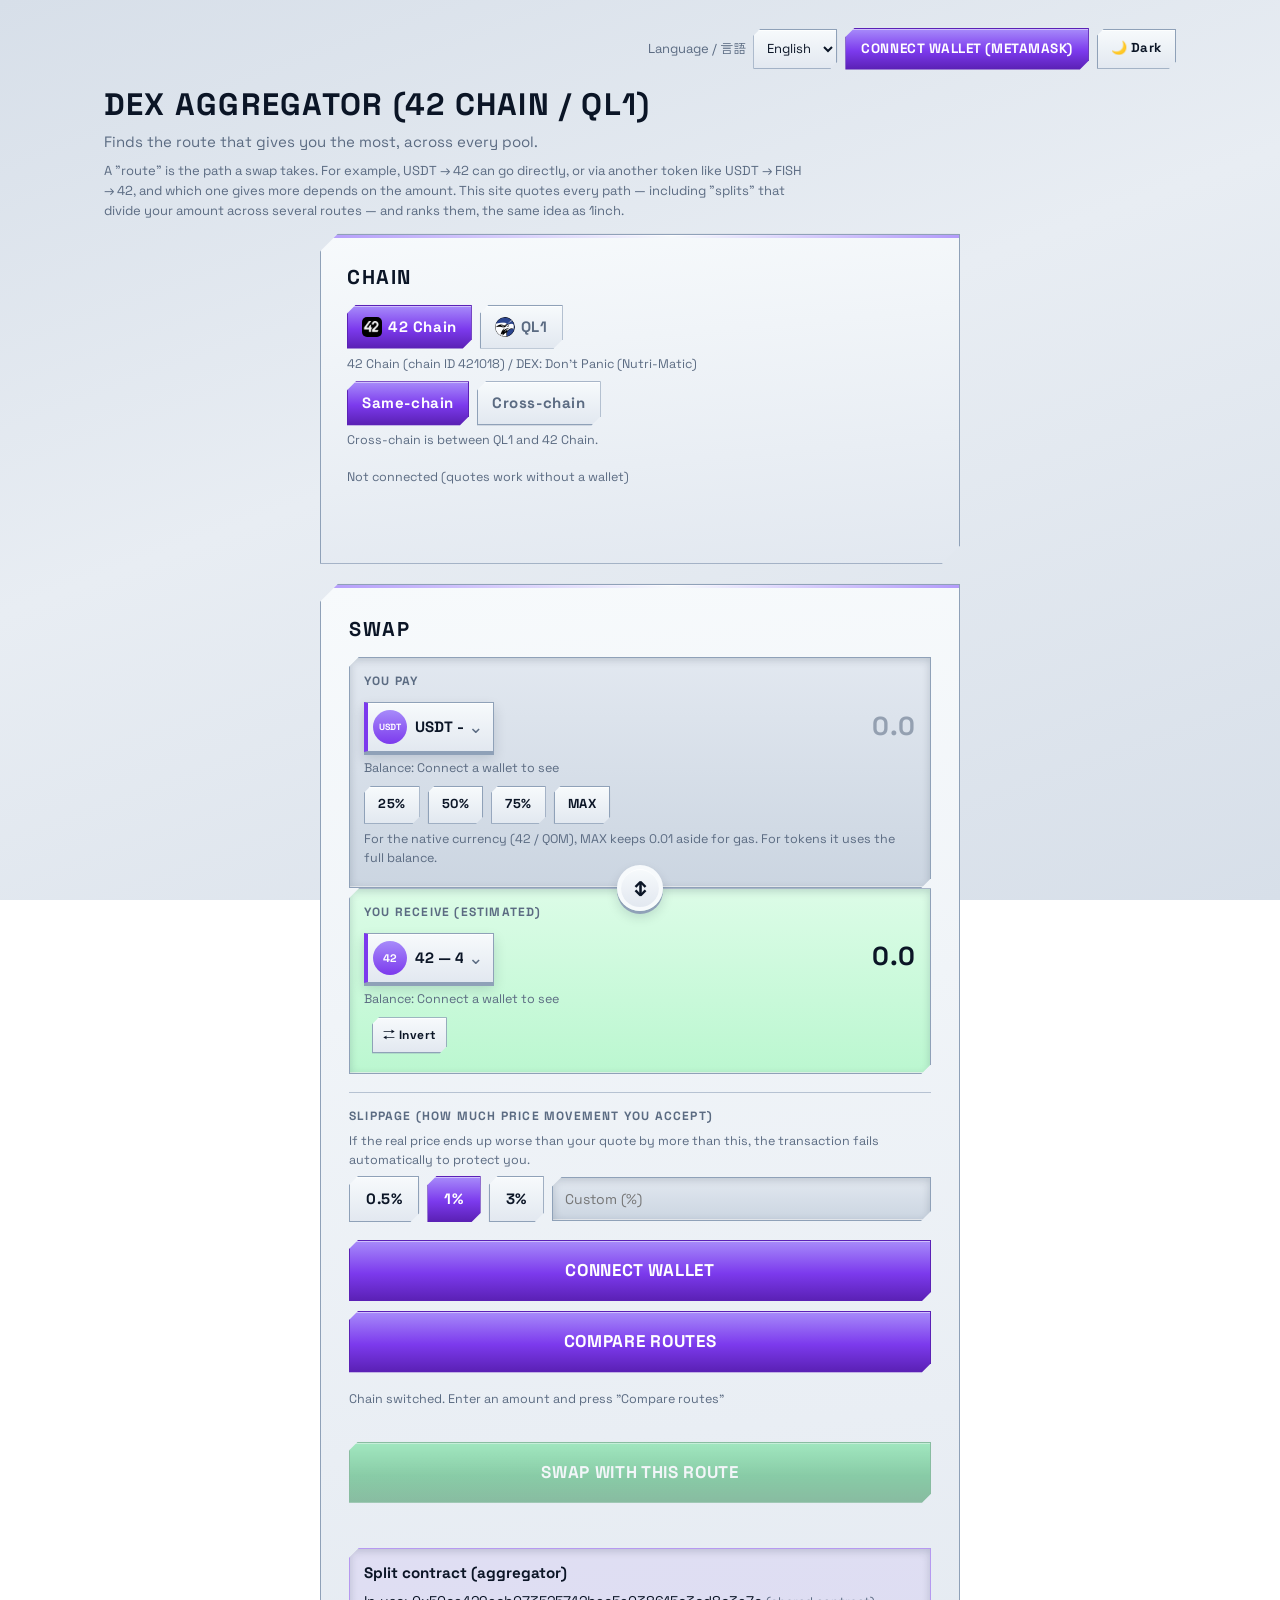
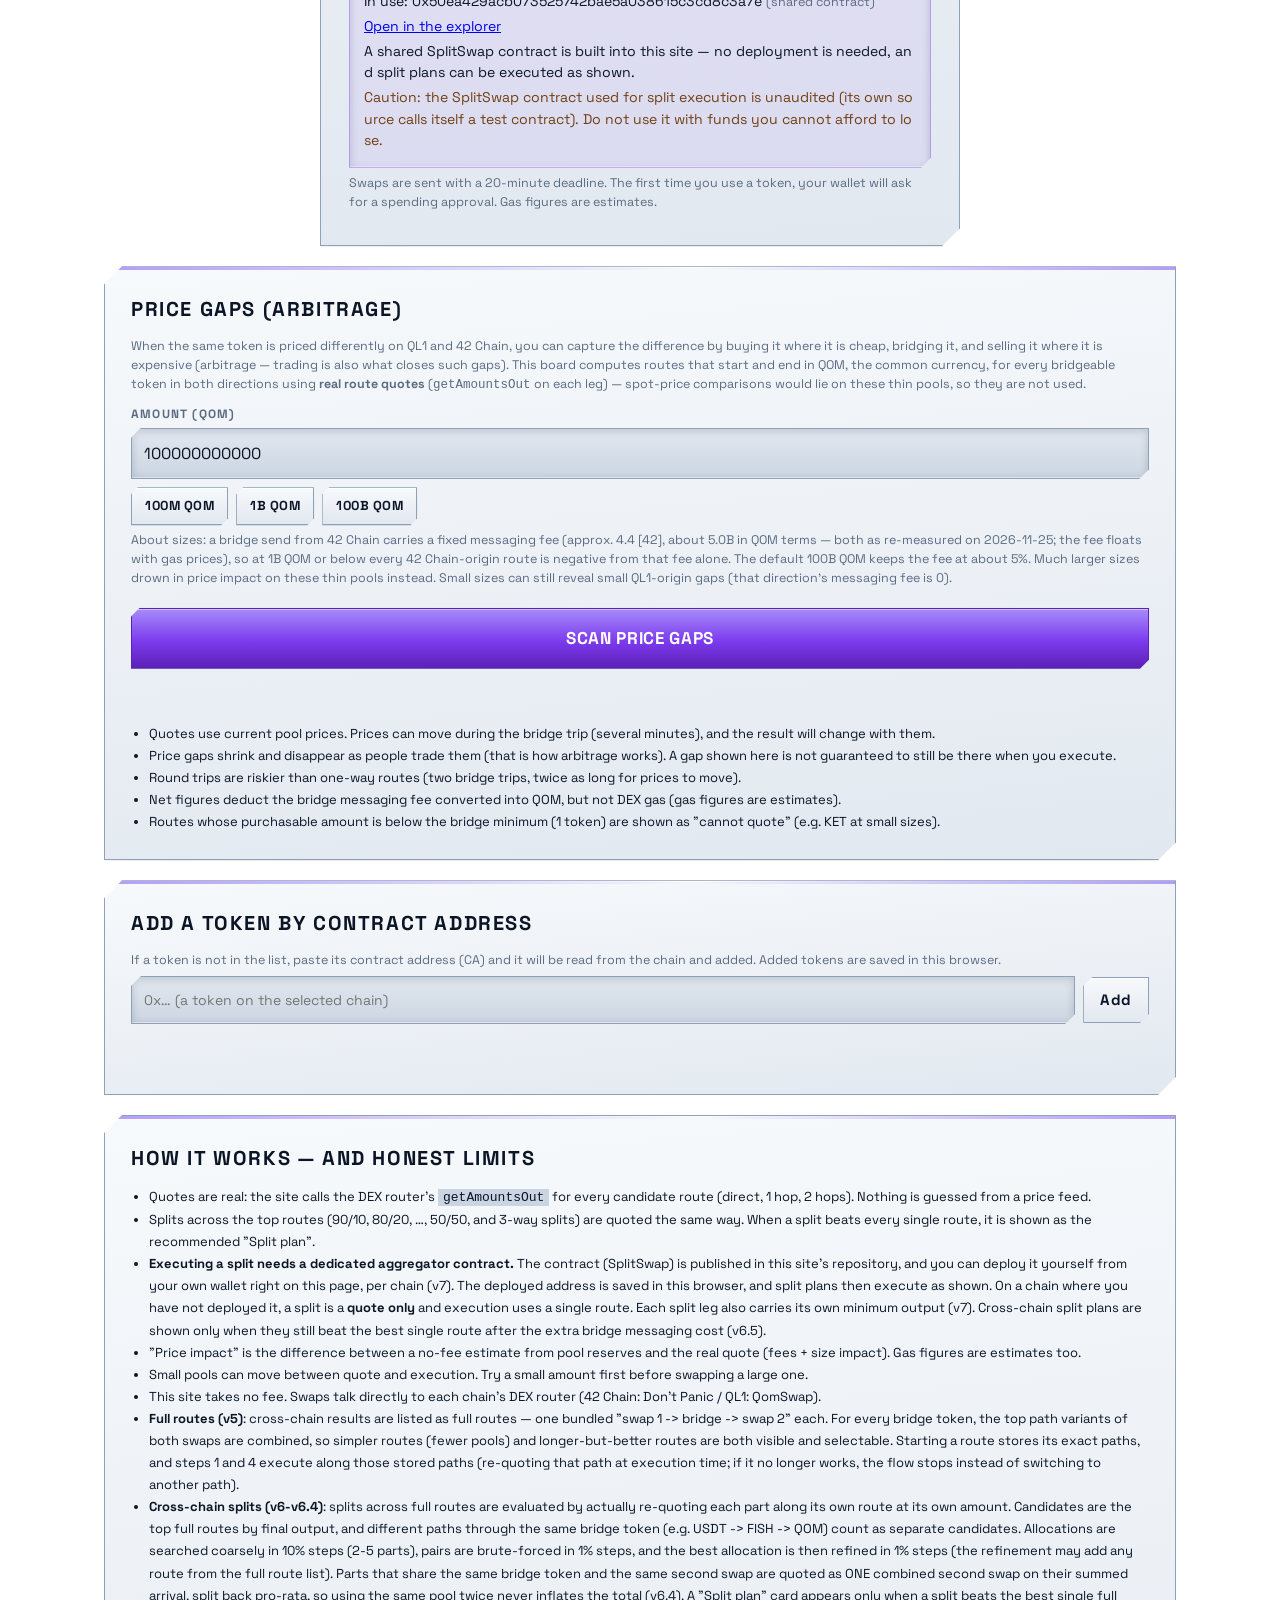
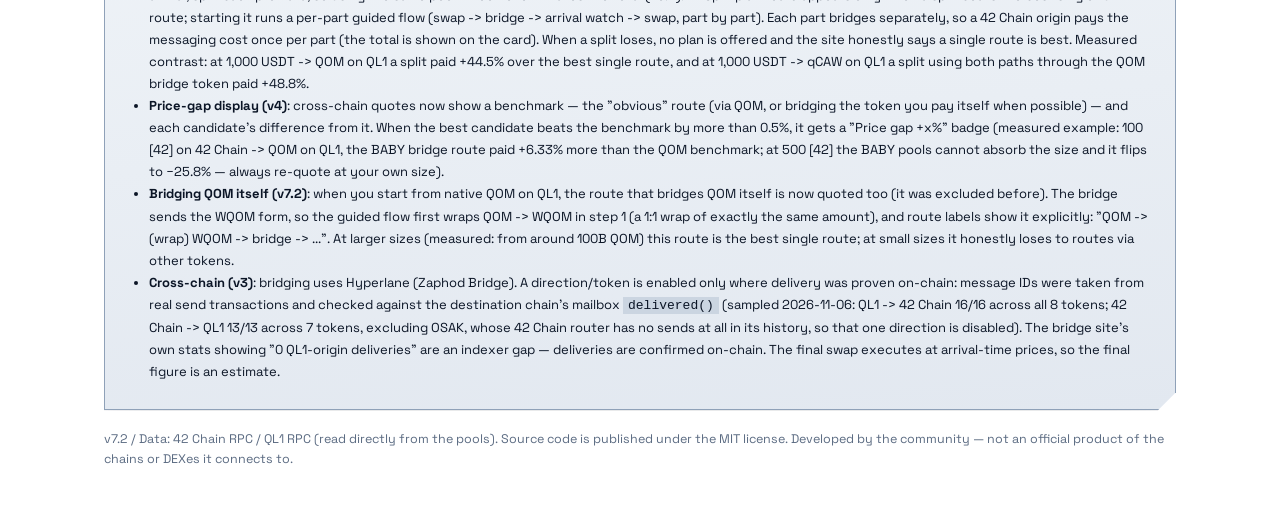
<file: docs/index.html>
<!DOCTYPE html>
<html lang="en">
<head>
<meta charset="utf-8">
<meta name="viewport" content="width=device-width, initial-scale=1">
<title>DEX Aggregator (42 Chain / QL1)</title>
<meta name="description" content="Compare every route — direct, multi-hop and split — across 42 Chain (Infinite) and QL1, and swap with the plan that pays the most.">
<script>(function(){try{var t=localStorage.getItem('guppy-theme');document.documentElement.dataset.theme=(t==='dark'?'dark':'light');}catch(e){document.documentElement.dataset.theme='light';}})();</script>
<link rel="stylesheet" href="style.css?v=10">
<script>
/* Language gate (v6.3): a saved choice (dexagg_lang = "ja") goes to the
   Japanese page; anything else — including no saved choice — defaults to
   English. The language can be changed later with the selector in each
   page's header. */
(function () {
  var lang = null;
  try { lang = localStorage.getItem("dexagg_lang"); } catch (e) { /* storage unavailable: default English */ }
  location.replace(lang === "ja" ? "ja.html" : "en.html");
})();
</script>
</head>
<body>
<header>
  <h1>DEX Aggregator (42 Chain / QL1)</h1>
  <p class="sub">Choose your language / 言語を選んでください</p>
  <p class="sub"><a href="en.html">English</a> ・ <a href="ja.html">日本語</a></p>
  <noscript><p class="sub">JavaScript is disabled — please use the links above. / JavaScript が無効です。上のリンクからお進みください。</p></noscript>
</header>
</body>
</html>
</file>
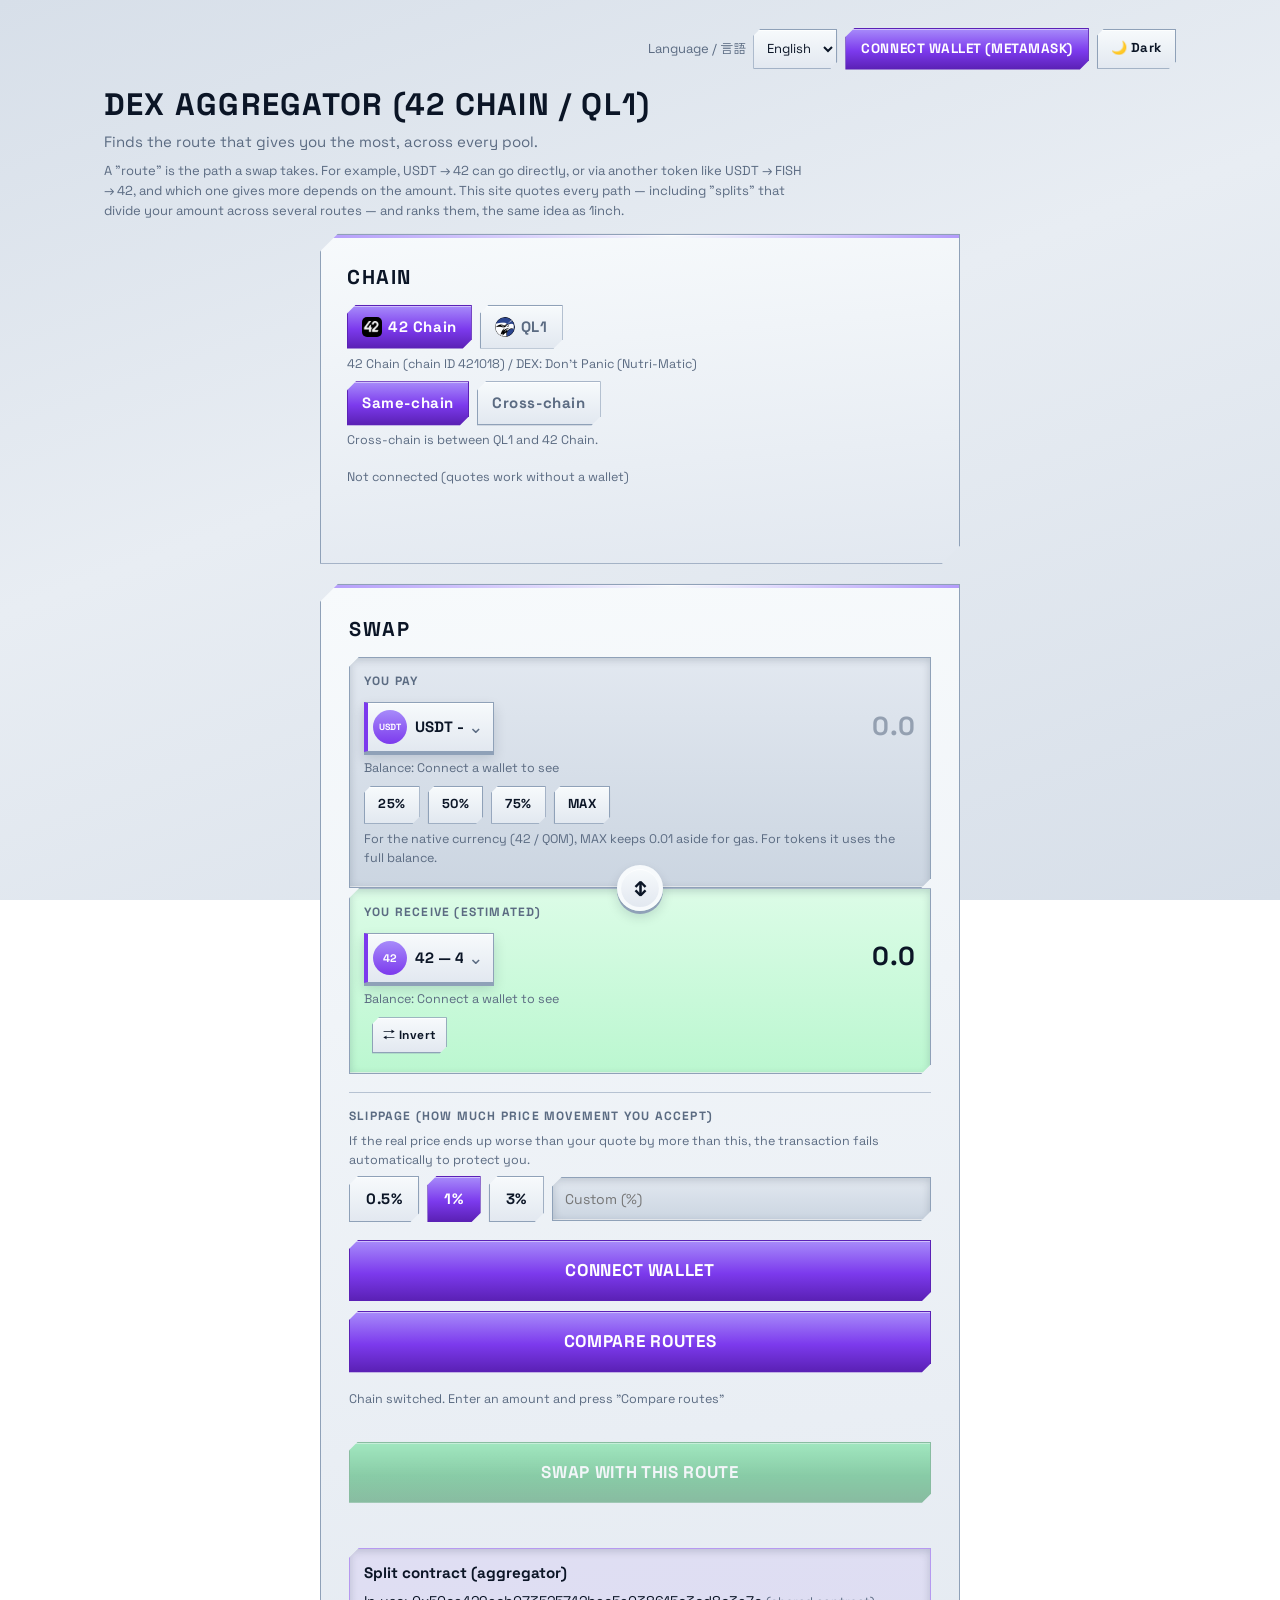
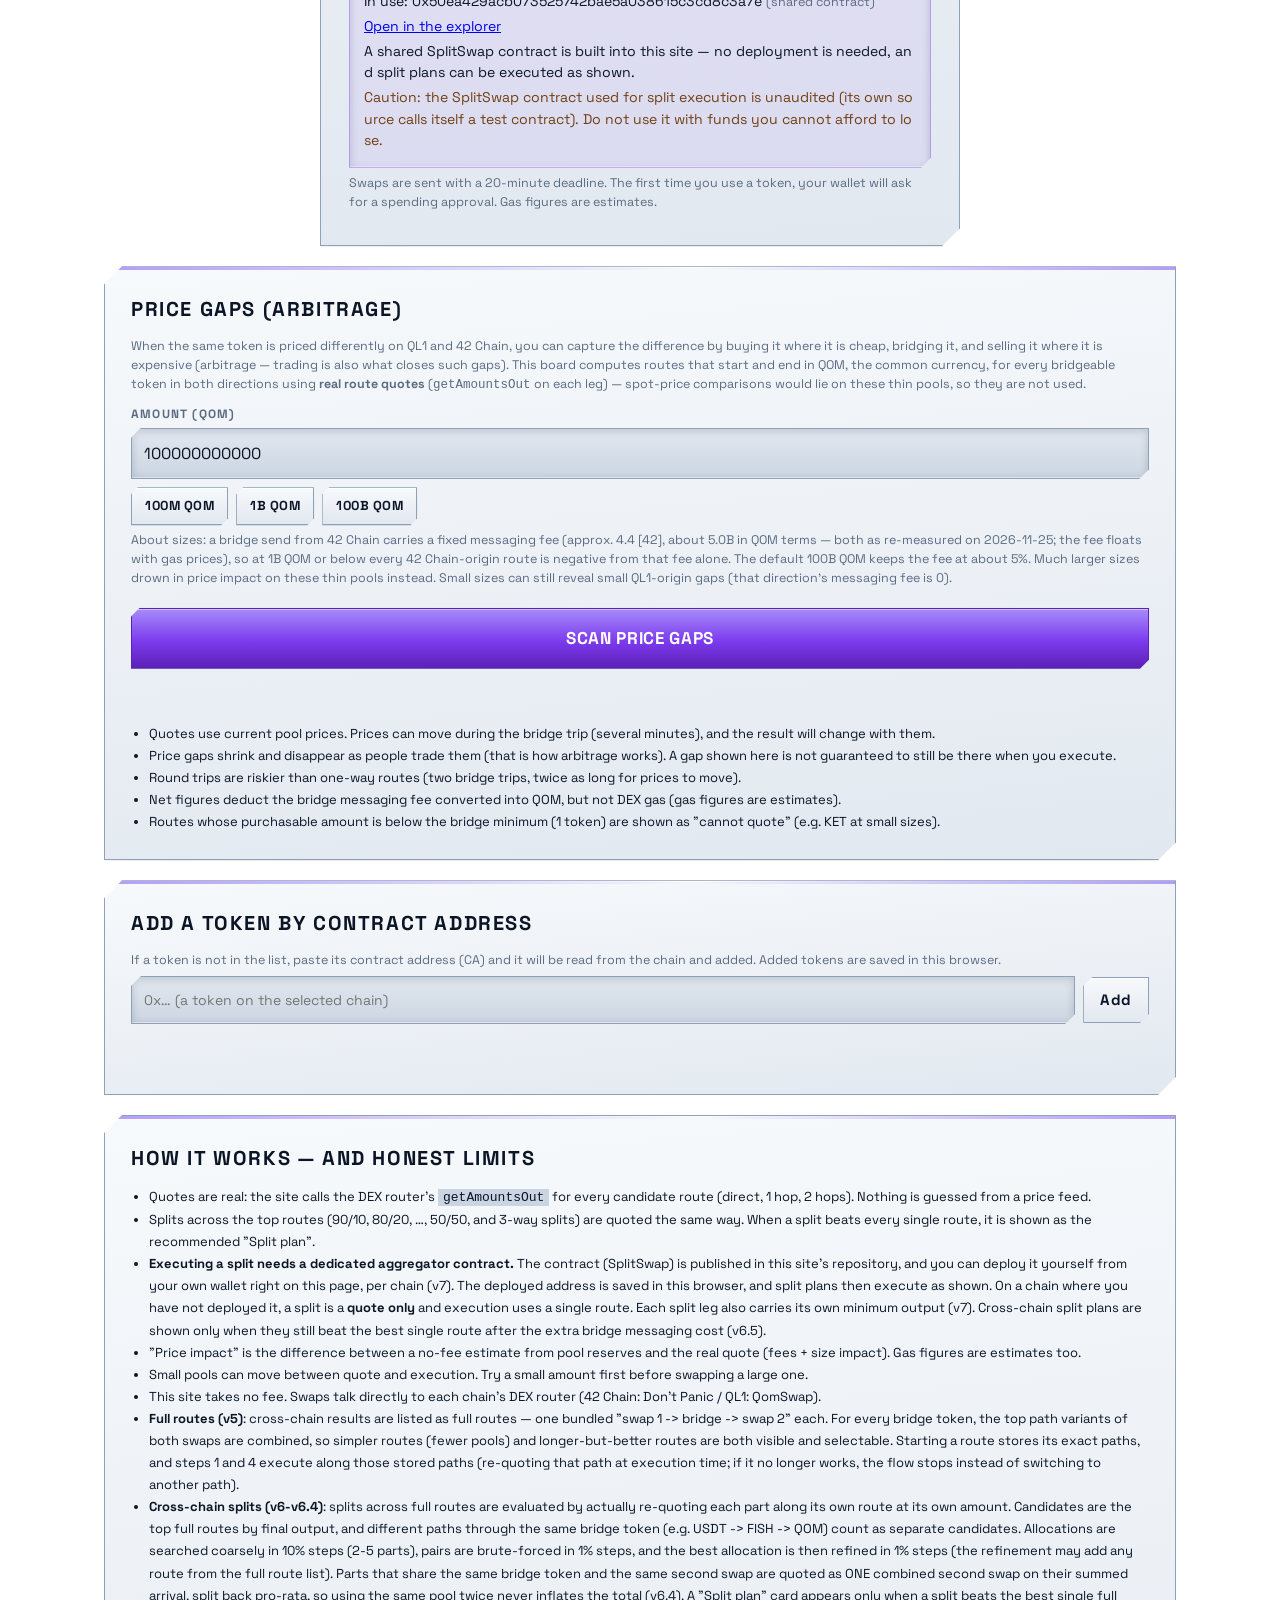
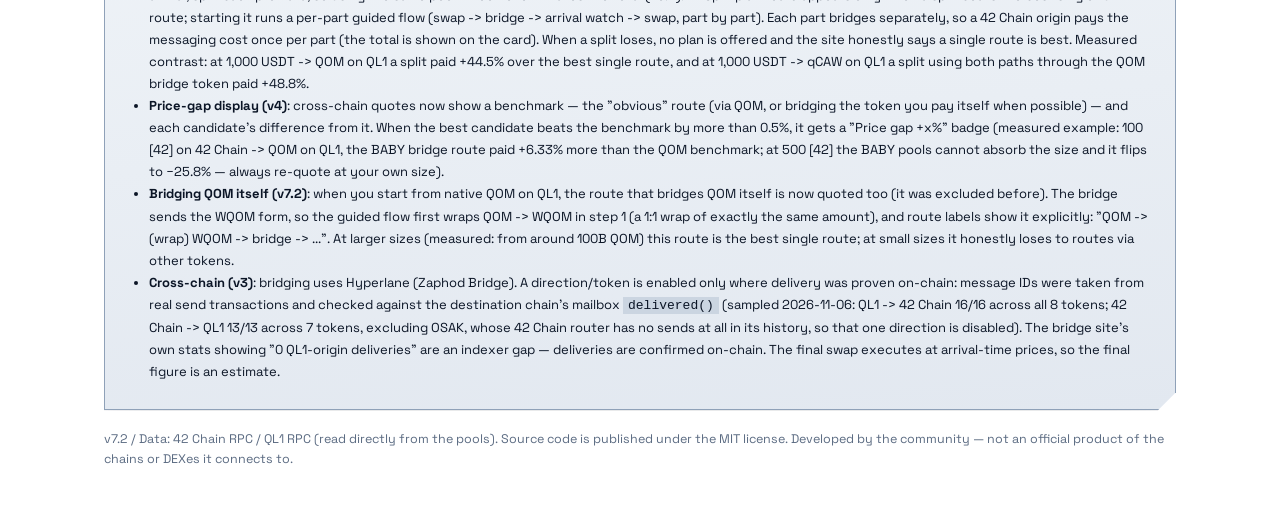
<file: docs/en.html>
<!DOCTYPE html>
<html lang="en">
<head>
<meta charset="utf-8">
<meta name="viewport" content="width=device-width, initial-scale=1">
<title>DEX Aggregator (42 Chain / QL1)</title>
<meta name="description" content="Compare direct, multi-hop and split routes across all pools on 42 Chain (Infinite) and QL1, and swap along the plan that gives you the most.">
<script>(function(){try{var t=localStorage.getItem('guppy-theme');document.documentElement.dataset.theme=(t==='dark'?'dark':'light');}catch(e){document.documentElement.dataset.theme='light';}})();</script>
<link rel="preconnect" href="https://fonts.googleapis.com">
<link rel="preconnect" href="https://fonts.gstatic.com" crossorigin>
<link href="https://fonts.googleapis.com/css2?family=Space+Grotesk:wght@500;600;700&family=Zen+Kaku+Gothic+New:wght@500;700;900&display=swap" rel="stylesheet">
<link rel="stylesheet" href="style.css?v=11">
</head>
<body>
<header>
  <div class="top-actions"><div class="lang-switch"><label>Language / 言語 <select id="langSel"><option value="en" selected>English</option><option value="ja">日本語</option></select></label></div><button id="connectBtn" type="button" class="header-connect">Connect wallet (MetaMask)</button><button id="themeToggle" type="button" class="theme-toggle" aria-label="Toggle background theme">🌙 Dark</button></div>
  <h1>DEX Aggregator (42 Chain / QL1)</h1>
  <p class="sub">Finds the route that gives you the most, across every pool.</p>
  <p class="sub small">A "route" is the path a swap takes. For example, USDT → 42 can go directly, or via another token like USDT → FISH → 42, and which one gives more depends on the amount. This site quotes every path — including "splits" that divide your amount across several routes — and ranks them, the same idea as 1inch.</p>
</header>
<main class="layout">

<section class="panel">
  <h2>Chain</h2>
  <div class="chain-row">
    <button id="chainInf" type="button" class="chain-btn active"><img class="chain-mark sq" src="img/chain-42.jpg" alt="">42 Chain</button>
    <button id="chainQl1" type="button" class="chain-btn"><img class="chain-mark" src="img/chain-ql1.jpg" alt="">QL1</button>
  </div>
  <p id="chainNote" class="count"></p>
  <div class="chain-row" style="margin-top:8px">
    <button id="modeSame" type="button" class="chain-btn active">Same-chain</button>
    <button id="modeCross" type="button" class="chain-btn">Cross-chain</button>
  </div>
  <p id="modeNote" class="count">Cross-chain is between QL1 and 42 Chain.</p>
  <div class="connect-row account-row">
    <span id="accountLine" class="count">Not connected (quotes work without a wallet)</span>
  </div>
  <p id="status" class="status"></p>
</section>

<section class="panel swap-panel" id="swapPanel">
  <h2>Swap</h2>

  <div class="pay-box">
    <div class="pay-label">You pay</div>
    <div class="pay-row">
      <div class="token-select-wrap"><span id="fromTokenBadge" class="token-badge" aria-hidden="true">USDT</span><select id="fromToken" aria-label="Token you pay"></select></div>
      <input id="amountIn" type="text" inputmode="decimal" autocomplete="off" placeholder="0.0" aria-label="Amount">
    </div>
    <p id="fromBalance" class="count"></p>
    <div class="chips">
      <button type="button" class="chip" data-pct="25">25%</button>
      <button type="button" class="chip" data-pct="50">50%</button>
      <button type="button" class="chip" data-pct="75">75%</button>
      <button type="button" class="chip" data-pct="MAX">MAX</button>
    </div>
    <p class="count">For the native currency (42 / QOM), MAX keeps 0.01 aside for gas. For tokens it uses the full balance.</p>
  </div>

  <div class="flip-row"><button id="flipBtn" type="button" aria-label="Flip tokens">↓↑ Flip</button></div>

  <div class="pay-box receive">
    <div class="pay-label">You receive (estimated)</div>
    <div class="pay-row">
      <div class="token-select-wrap"><span id="toTokenBadge" class="token-badge" aria-hidden="true">42</span><select id="toToken" aria-label="Token you receive"></select></div>
      <div id="receiveOut" class="receive-out">0.0</div>
    </div>
    <p id="toBalance" class="count"></p>
    <p class="rate-row"><span id="rateLine"></span> <button id="rateInvertBtn" type="button" class="mini-btn" title="Invert rate">⇄ Invert</button></p>
    <p id="gasLine" class="count"></p>
  </div>

  <div class="slip">
    <div class="slip-label">Slippage (how much price movement you accept)</div>
    <p class="count">If the real price ends up worse than your quote by more than this, the transaction fails automatically to protect you.</p>
    <div class="slip-row">
      <button type="button" class="slip-btn" data-val="0.5">0.5%</button>
      <button type="button" class="slip-btn active" data-val="1">1%</button>
      <button type="button" class="slip-btn" data-val="3">3%</button>
      <input id="slipCustom" type="text" inputmode="decimal" placeholder="Custom (%)">
    </div>
  </div>

  <button id="connectBtnMain" type="button" class="big connect-cta">Connect wallet</button>
  <button id="quoteBtn" type="button" class="big">Compare routes</button>
  <div id="planArea"></div>
  <div id="routeList" class="route-list"></div>
  <p id="splitNote" class="split-note"></p>
  <p id="minLine" class="count"></p>
  <button id="swapBtn" type="button" class="big swap" disabled>Swap with this route</button>
  <p id="txResult" class="status"></p>
  <div id="aggArea" class="agg-area"></div>
  <p class="count">Swaps are sent with a 20-minute deadline. The first time you use a token, your wallet will ask for a spending approval. Gas figures are estimates.</p>
</section>

<section class="panel" id="crossPanel" style="display:none">
  <h2>Cross-chain swap (QL1 &lt;-&gt; 42 Chain)</h2>
  <p class="count">Swap into a token on the other chain. The flow has 4 steps — swap, bridge send, wait for arrival, final swap — and you confirm (sign) each step yourself. Nothing is sent automatically. Progress is saved in this browser, so you can close the page and resume.</p>
  <div class="fld">
    <span>Source chain -&gt; destination chain</span>
    <div class="chain-row" style="margin-top:6px">
      <button id="xSrcQl1" type="button" class="chain-btn active"><img class="chain-mark" src="img/chain-ql1.jpg" alt="">From QL1</button>
      <button id="xSrcInf" type="button" class="chain-btn"><img class="chain-mark sq" src="img/chain-42.jpg" alt="">From 42 Chain</button>
      <span class="count">-&gt; <img id="xDstMark" class="chain-mark sq" src="img/chain-42.jpg" alt=""><b id="xDstLabel">42 Chain</b></span>
    </div>
  </div>
  <label class="fld">Token you pay (on the source chain)
    <span class="token-select-wrap token-select-wrap--field"><span id="xFromTokenBadge" class="token-badge" aria-hidden="true">QSWAP</span><select id="xFromToken" aria-label="Token you pay (cross-chain)"></select></span>
  </label>
  <p id="xFromBalance" class="count"></p>
  <label class="fld">Amount
    <input id="xAmount" type="text" inputmode="decimal" autocomplete="off" placeholder="0.0" aria-label="Amount (cross-chain)">
  </label>
  <label class="fld">Token you receive (on the destination chain)
    <span class="token-select-wrap token-select-wrap--field"><span id="xToTokenBadge" class="token-badge" aria-hidden="true">FISH</span><select id="xToToken" aria-label="Token you receive (cross-chain)"></select></span>
  </label>
  <button id="xQuoteBtn" type="button" class="big">Compare cross-chain</button>
  <p id="xStatus" class="status"></p>
  <div id="xCandidates" class="route-list"></div>
  <div id="xFlow"></div>
  <button id="xAbandon" type="button" style="display:none;margin-top:10px">Abandon (clear progress)</button>
  <p class="count">Only tokens with verified bridge deliveries can be used as the bridge token (QOM / BABY / CAW / FATHER / HAWK / KET / O / OSAK — except OSAK from 42 Chain to QL1, where no sends could be verified). <b>Any token with a working bridge connection can be used as the bridge token</b> — the mechanism does not differ per token. For each bridge token, the combinations of swap paths (full routes) are all listed, so you can see why a longer route pays more and what a simpler route would pay, and choose for yourself. Splits across full routes are quoted too, and a split plan card is shown only when a split actually beats the best single route (each part bridges separately, so the 42 Chain messaging cost is charged once per part). The bridge fee is 0. Sending from 42 Chain also costs a messaging fee (approx. 4.4 [42] when re-measured on 2026-11-25; it floats with gas prices and is re-fetched at send time); sending from QL1 measured 0. Arrival can take several minutes (one measured case took about 5 minutes).</p>
</section>

<section class="panel" id="arbPanel">
  <h2>Price gaps (arbitrage)</h2>
  <p class="count">When the same token is priced differently on QL1 and 42 Chain, you can capture the difference by buying it where it is cheap, bridging it, and selling it where it is expensive (arbitrage — trading is also what closes such gaps). This board computes routes that start and end in QOM, the common currency, for every bridgeable token in both directions using <b>real route quotes</b> (<code>getAmountsOut</code> on each leg) — spot-price comparisons would lie on these thin pools, so they are not used.</p>
  <label class="fld">Amount (QOM)
    <input id="arbAmount" type="text" inputmode="decimal" autocomplete="off" value="100000000000" aria-label="Amount (QOM)">
  </label>
  <div class="chips">
    <button type="button" class="chip arb-chip" data-amt="100000000">100M QOM</button>
    <button type="button" class="chip arb-chip" data-amt="1000000000">1B QOM</button>
    <button type="button" class="chip arb-chip" data-amt="100000000000">100B QOM</button>
  </div>
  <p class="count">About sizes: a bridge send from 42 Chain carries a fixed messaging fee (approx. 4.4 [42], about 5.0B in QOM terms — both as re-measured on 2026-11-25; the fee floats with gas prices), so at 1B QOM or below every 42 Chain-origin route is negative from that fee alone. The default 100B QOM keeps the fee at about 5%. Much larger sizes drown in price impact on these thin pools instead. Small sizes can still reveal small QL1-origin gaps (that direction's messaging fee is 0).</p>
  <button id="arbScanBtn" type="button" class="big">Scan price gaps</button>
  <p id="arbStatus" class="status"></p>
  <div id="arbBoard" class="route-list"></div>
  <ul class="notes" style="margin-top:10px">
    <li>Quotes use current pool prices. Prices can move during the bridge trip (several minutes), and the result will change with them.</li>
    <li>Price gaps shrink and disappear as people trade them (that is how arbitrage works). A gap shown here is not guaranteed to still be there when you execute.</li>
    <li>Round trips are riskier than one-way routes (two bridge trips, twice as long for prices to move).</li>
    <li>Net figures deduct the bridge messaging fee converted into QOM, but not DEX gas (gas figures are estimates).</li>
    <li>Routes whose purchasable amount is below the bridge minimum (1 token) are shown as "cannot quote" (e.g. KET at small sizes).</li>
  </ul>
</section>

<section class="panel" id="caPanel">
  <h2>Add a token by contract address</h2>
  <p class="count">If a token is not in the list, paste its contract address (CA) and it will be read from the chain and added. Added tokens are saved in this browser.</p>
  <div class="ca-row">
    <input id="caInput" type="text" placeholder="0x… (a token on the selected chain)" autocomplete="off" spellcheck="false">
    <button id="caAddBtn" type="button">Add</button>
  </div>
  <p id="caMsg" class="status"></p>
</section>

<section class="panel">
  <h2>How it works — and honest limits</h2>
  <ul class="notes">
    <li>Quotes are real: the site calls the DEX router's <code>getAmountsOut</code> for every candidate route (direct, 1 hop, 2 hops). Nothing is guessed from a price feed.</li>
    <li>Splits across the top routes (90/10, 80/20, …, 50/50, and 3-way splits) are quoted the same way. When a split beats every single route, it is shown as the recommended "Split plan".</li>
    <li><b>Executing a split needs a dedicated aggregator contract.</b> The contract (SplitSwap) is published in this site's repository, and you can deploy it yourself from your own wallet right on this page, per chain (v7). The deployed address is saved in this browser, and split plans then execute as shown. On a chain where you have not deployed it, a split is a <b>quote only</b> and execution uses a single route. Each split leg also carries its own minimum output (v7). Cross-chain split plans are shown only when they still beat the best single route after the extra bridge messaging cost (v6.5).</li>
    <li>"Price impact" is the difference between a no-fee estimate from pool reserves and the real quote (fees + size impact). Gas figures are estimates too.</li>
    <li>Small pools can move between quote and execution. Try a small amount first before swapping a large one.</li>
    <li>This site takes no fee. Swaps talk directly to each chain's DEX router (42 Chain: Don't Panic / QL1: QomSwap).</li>
    <li><b>Full routes (v5)</b>: cross-chain results are listed as full routes — one bundled "swap 1 -&gt; bridge -&gt; swap 2" each. For every bridge token, the top path variants of both swaps are combined, so simpler routes (fewer pools) and longer-but-better routes are both visible and selectable. Starting a route stores its exact paths, and steps 1 and 4 execute along those stored paths (re-quoting that path at execution time; if it no longer works, the flow stops instead of switching to another path).</li>
    <li><b>Cross-chain splits (v6-v6.4)</b>: splits across full routes are evaluated by actually re-quoting each part along its own route at its own amount. Candidates are the top full routes by final output, and different paths through the same bridge token (e.g. USDT -&gt; FISH -&gt; QOM) count as separate candidates. Allocations are searched coarsely in 10% steps (2-5 parts), pairs are brute-forced in 1% steps, and the best allocation is then refined in 1% steps (the refinement may add any route from the full route list). Parts that share the same bridge token and the same second swap are quoted as ONE combined second swap on their summed arrival, split back pro-rata, so using the same pool twice never inflates the total (v6.4). A "Split plan" card appears only when a split beats the best single full route; starting it runs a per-part guided flow (swap -&gt; bridge -&gt; arrival watch -&gt; swap, part by part). Each part bridges separately, so a 42 Chain origin pays the messaging cost once per part (the total is shown on the card). When a split loses, no plan is offered and the site honestly says a single route is best. Measured contrast: at 1,000 USDT -&gt; QOM on QL1 a split paid +44.5% over the best single route, and at 1,000 USDT -&gt; qCAW on QL1 a split using both paths through the QOM bridge token paid +48.8%.</li>
    <li><b>Price-gap display (v4)</b>: cross-chain quotes now show a benchmark — the "obvious" route (via QOM, or bridging the token you pay itself when possible) — and each candidate's difference from it. When the best candidate beats the benchmark by more than 0.5%, it gets a "Price gap +x%" badge (measured example: 100 [42] on 42 Chain -&gt; QOM on QL1, the BABY bridge route paid +6.33% more than the QOM benchmark; at 500 [42] the BABY pools cannot absorb the size and it flips to −25.8% — always re-quote at your own size).</li>
    <li><b>Bridging QOM itself (v7.2)</b>: when you start from native QOM on QL1, the route that bridges QOM itself is now quoted too (it was excluded before). The bridge sends the WQOM form, so the guided flow first wraps QOM -&gt; WQOM in step 1 (a 1:1 wrap of exactly the same amount), and route labels show it explicitly: "QOM -&gt; (wrap) WQOM -&gt; bridge -&gt; ...". At larger sizes (measured: from around 100B QOM) this route is the best single route; at small sizes it honestly loses to routes via other tokens.</li>
    <li><b>Cross-chain (v3)</b>: bridging uses Hyperlane (Zaphod Bridge). A direction/token is enabled only where delivery was proven on-chain: message IDs were taken from real send transactions and checked against the destination chain's mailbox <code>delivered()</code> (sampled 2026-11-06: QL1 -&gt; 42 Chain 16/16 across all 8 tokens; 42 Chain -&gt; QL1 13/13 across 7 tokens, excluding OSAK, whose 42 Chain router has no sends at all in its history, so that one direction is disabled). The bridge site's own stats showing "0 QL1-origin deliveries" are an indexer gap — deliveries are confirmed on-chain. The final swap executes at arrival-time prices, so the final figure is an estimate.</li>
  </ul>
</section>

</main>
<footer>
  <p>v7.2 / Data: 42 Chain RPC / QL1 RPC (read directly from the pools). Source code is published under the MIT license. Developed by the community — not an official product of the chains or DEXes it connects to.</p>
</footer>

<dialog id="connDlg">
  <h3 id="connTitle">Wallet connected</h3>
  <p class="conn-addr" id="connAddr">—</p>
  <div class="conn-row">
    <button id="disconnectBtn" type="button" class="danger">Disconnect</button>
    <button id="connClose" type="button" aria-label="Close">✕</button>
  </div>
</dialog>

<script>
(function(){
  var btn=document.getElementById('themeToggle'); if(!btn) return;
  var isJa=(document.documentElement.lang||'').indexOf('ja')===0;
  function label(){ var d=document.documentElement.dataset.theme==='dark'; btn.textContent=d?(isJa?'\u2600\uFE0F \u767D\u80CC\u666F':'\u2600\uFE0F Light'):(isJa?'\uD83C\uDF19 \u9ED2\u80CC\u666F':'\uD83C\uDF19 Dark'); }
  label();
  btn.addEventListener('click',function(){ var next=document.documentElement.dataset.theme==='dark'?'light':'dark'; document.documentElement.dataset.theme=next; try{localStorage.setItem('guppy-theme',next);}catch(e){} label(); });
})();
</script>
<script src="app.js?v=24"></script>
</body>
</html>
</file>
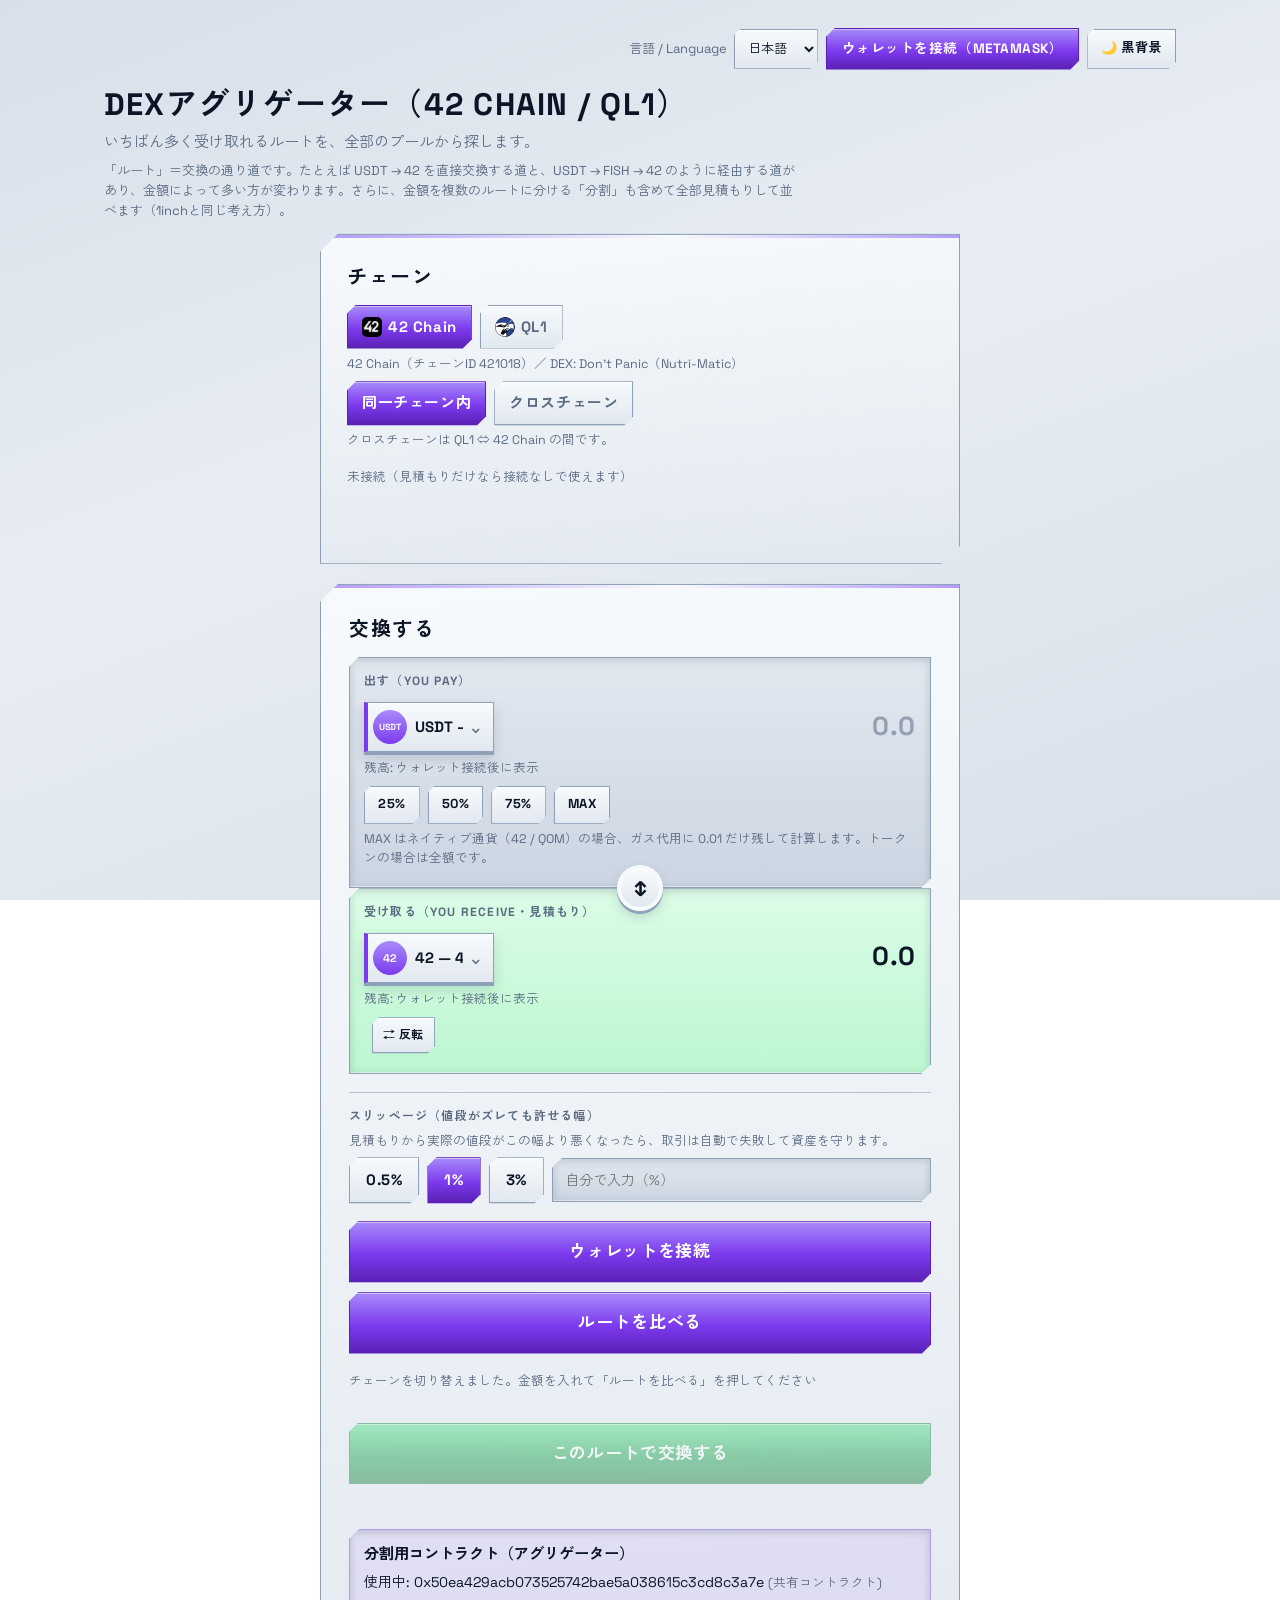
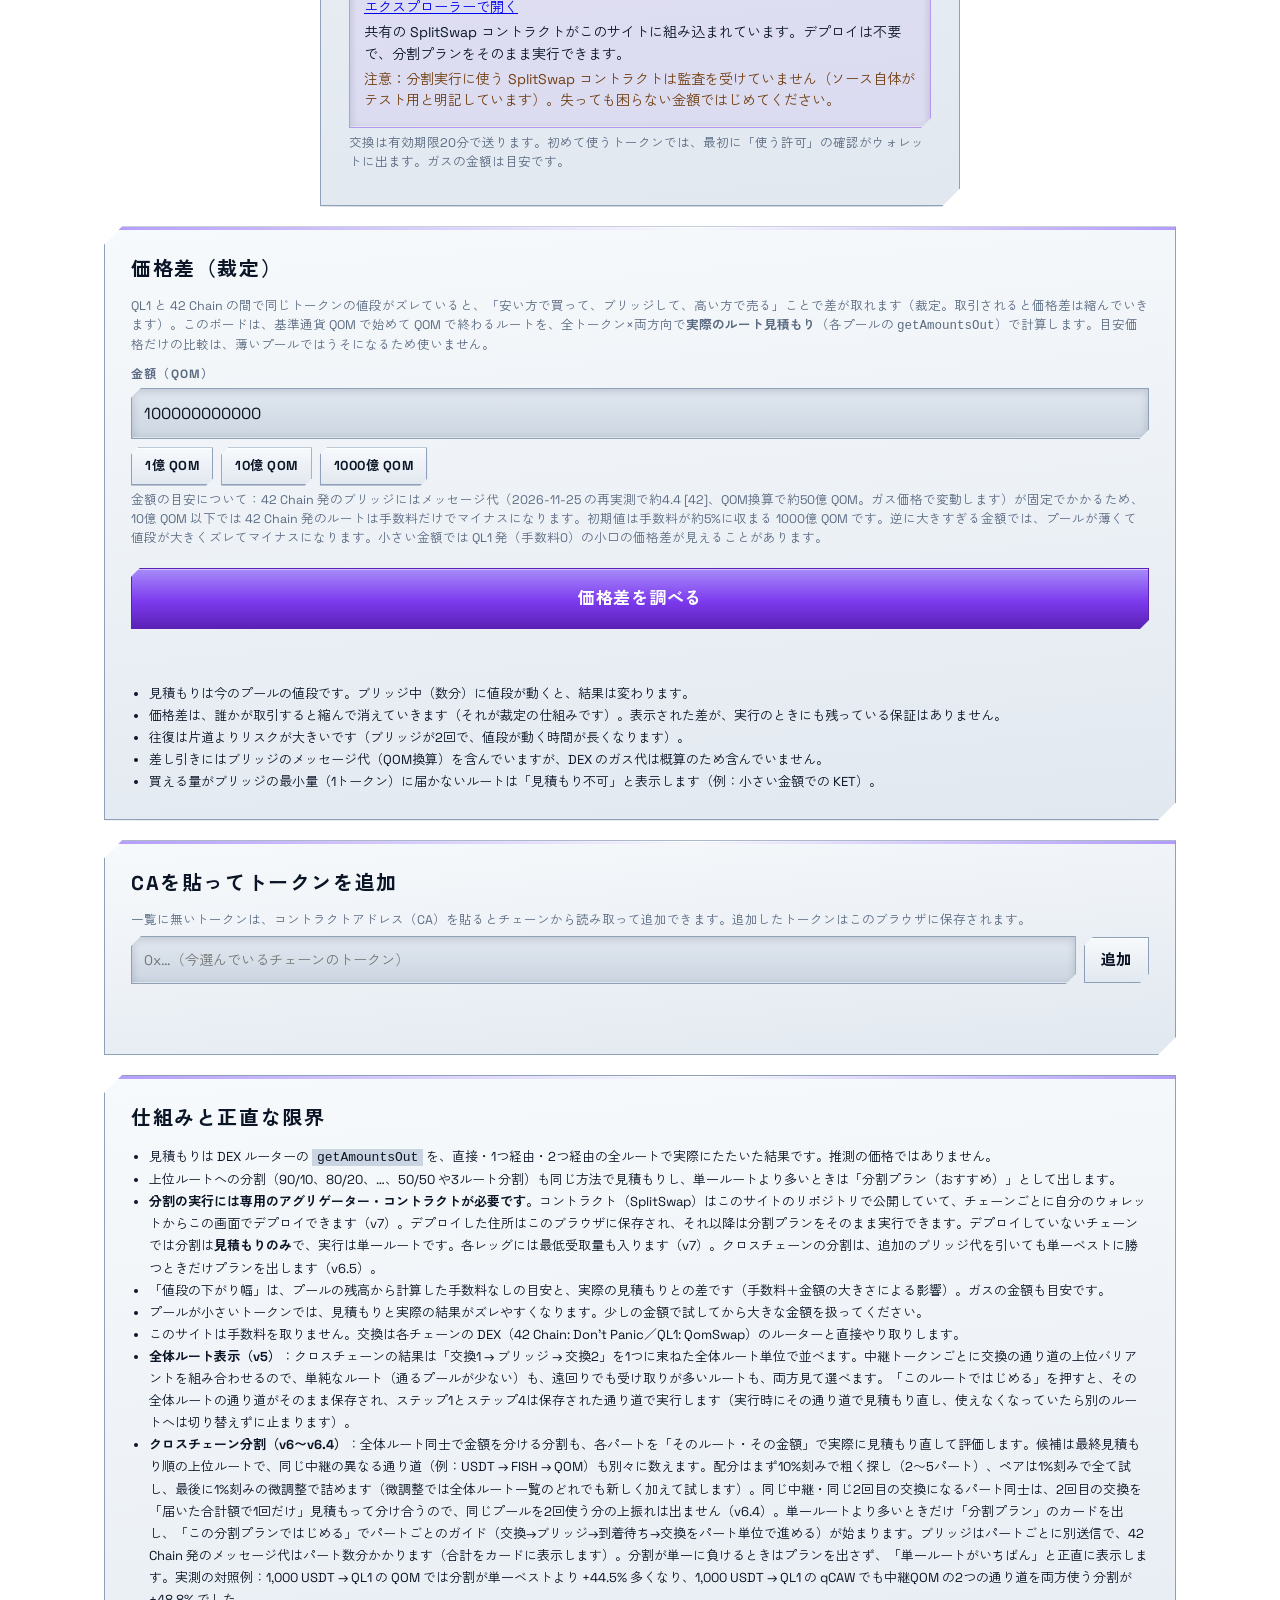
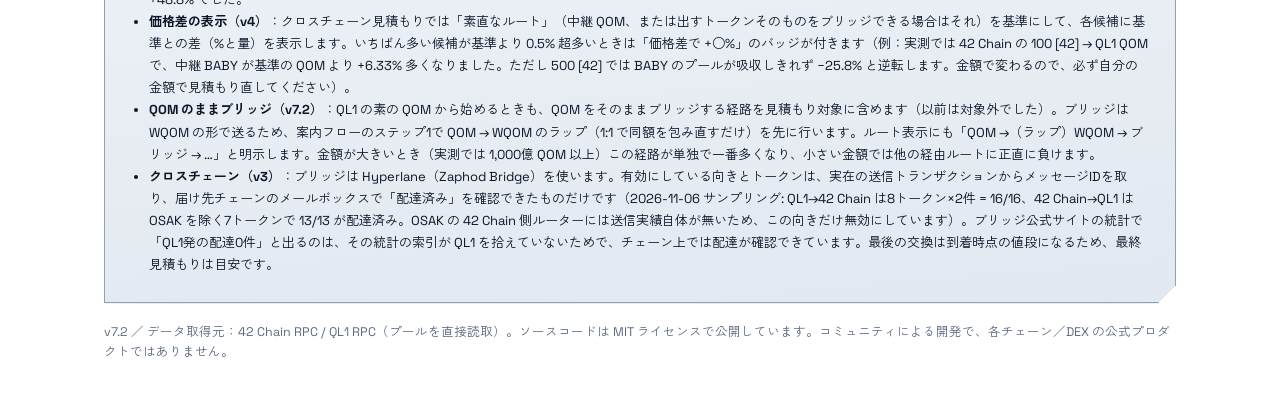
<file: docs/ja.html>
<!DOCTYPE html>
<html lang="ja">
<head>
<meta charset="utf-8">
<meta name="viewport" content="width=device-width, initial-scale=1">
<title>DEXアグリゲーター（42 Chain / QL1）</title>
<meta name="description" content="42 Chain（Infinite）と QL1 で、直接・経由・分割の全部のルートを比べて、いちばん多く受け取れるプランで交換できるサイト。">
<script>(function(){try{var t=localStorage.getItem('guppy-theme');document.documentElement.dataset.theme=(t==='dark'?'dark':'light');}catch(e){document.documentElement.dataset.theme='light';}})();</script>
<link rel="preconnect" href="https://fonts.googleapis.com">
<link rel="preconnect" href="https://fonts.gstatic.com" crossorigin>
<link href="https://fonts.googleapis.com/css2?family=Space+Grotesk:wght@500;600;700&family=Zen+Kaku+Gothic+New:wght@500;700;900&display=swap" rel="stylesheet">
<link rel="stylesheet" href="style.css?v=11">
</head>
<body>
<header>
  <div class="top-actions"><div class="lang-switch"><label>言語 / Language <select id="langSel"><option value="en">English</option><option value="ja" selected>日本語</option></select></label></div><button id="connectBtn" type="button" class="header-connect">ウォレットを接続（MetaMask）</button><button id="themeToggle" type="button" class="theme-toggle" aria-label="背景テーマ切替">🌙 黒背景</button></div>
  <h1>DEXアグリゲーター（42 Chain / QL1）</h1>
  <p class="sub">いちばん多く受け取れるルートを、全部のプールから探します。</p>
  <p class="sub small">「ルート」＝交換の通り道です。たとえば USDT → 42 を直接交換する道と、USDT → FISH → 42 のように経由する道があり、金額によって多い方が変わります。さらに、金額を複数のルートに分ける「分割」も含めて全部見積もりして並べます（1inchと同じ考え方）。</p>
</header>
<main class="layout">

<section class="panel">
  <h2>チェーン</h2>
  <div class="chain-row">
    <button id="chainInf" type="button" class="chain-btn active"><img class="chain-mark sq" src="img/chain-42.jpg" alt="">42 Chain</button>
    <button id="chainQl1" type="button" class="chain-btn"><img class="chain-mark" src="img/chain-ql1.jpg" alt="">QL1</button>
  </div>
  <p id="chainNote" class="count"></p>
  <div class="chain-row" style="margin-top:8px">
    <button id="modeSame" type="button" class="chain-btn active">同一チェーン内</button>
    <button id="modeCross" type="button" class="chain-btn">クロスチェーン</button>
  </div>
  <p id="modeNote" class="count">クロスチェーンは QL1 ⇔ 42 Chain の間です。</p>
  <div class="connect-row account-row">
    <span id="accountLine" class="count">未接続（見積もりだけなら接続なしで使えます）</span>
  </div>
  <p id="status" class="status"></p>
</section>

<section class="panel swap-panel" id="swapPanel">
  <h2>交換する</h2>

  <div class="pay-box">
    <div class="pay-label">出す（You pay）</div>
    <div class="pay-row">
      <div class="token-select-wrap"><span id="fromTokenBadge" class="token-badge" aria-hidden="true">USDT</span><select id="fromToken" aria-label="出すトークン"></select></div>
      <input id="amountIn" type="text" inputmode="decimal" autocomplete="off" placeholder="0.0" aria-label="金額">
    </div>
    <p id="fromBalance" class="count"></p>
    <div class="chips">
      <button type="button" class="chip" data-pct="25">25%</button>
      <button type="button" class="chip" data-pct="50">50%</button>
      <button type="button" class="chip" data-pct="75">75%</button>
      <button type="button" class="chip" data-pct="MAX">MAX</button>
    </div>
    <p class="count">MAX はネイティブ通貨（42 / QOM）の場合、ガス代用に 0.01 だけ残して計算します。トークンの場合は全額です。</p>
  </div>

  <div class="flip-row"><button id="flipBtn" type="button" aria-label="上下入れ替え">↓↑ 入れ替える</button></div>

  <div class="pay-box receive">
    <div class="pay-label">受け取る（You receive・見積もり）</div>
    <div class="pay-row">
      <div class="token-select-wrap"><span id="toTokenBadge" class="token-badge" aria-hidden="true">42</span><select id="toToken" aria-label="受け取るトークン"></select></div>
      <div id="receiveOut" class="receive-out">0.0</div>
    </div>
    <p id="toBalance" class="count"></p>
    <p class="rate-row"><span id="rateLine"></span> <button id="rateInvertBtn" type="button" class="mini-btn" title="レート表示を反転">⇄ 反転</button></p>
    <p id="gasLine" class="count"></p>
  </div>

  <div class="slip">
    <div class="slip-label">スリッページ（値段がズレても許せる幅）</div>
    <p class="count">見積もりから実際の値段がこの幅より悪くなったら、取引は自動で失敗して資産を守ります。</p>
    <div class="slip-row">
      <button type="button" class="slip-btn" data-val="0.5">0.5%</button>
      <button type="button" class="slip-btn active" data-val="1">1%</button>
      <button type="button" class="slip-btn" data-val="3">3%</button>
      <input id="slipCustom" type="text" inputmode="decimal" placeholder="自分で入力（%）">
    </div>
  </div>

  <button id="connectBtnMain" type="button" class="big connect-cta">ウォレットを接続</button>
  <button id="quoteBtn" type="button" class="big">ルートを比べる</button>
  <div id="planArea"></div>
  <div id="routeList" class="route-list"></div>
  <p id="splitNote" class="split-note"></p>
  <p id="minLine" class="count"></p>
  <button id="swapBtn" type="button" class="big swap" disabled>このルートで交換する</button>
  <p id="txResult" class="status"></p>
  <div id="aggArea" class="agg-area"></div>
  <p class="count">交換は有効期限20分で送ります。初めて使うトークンでは、最初に「使う許可」の確認がウォレットに出ます。ガスの金額は目安です。</p>
</section>

<section class="panel" id="crossPanel" style="display:none">
  <h2>クロスチェーン交換（QL1 ⇔ 42 Chain）</h2>
  <p class="count">別のチェーンのトークンに交換します。進み方は「交換 → ブリッジで送る → 到着を待つ → 最後の交換」の4ステップで、各ステップで自分のウォレットで確認（署名）します。自動で送ることはしません。進み具合はこのブラウザに保存されるので、画面を閉じても続きから再開できます。</p>
  <div class="fld">
    <span>送る元チェーン → 届くチェーン</span>
    <div class="chain-row" style="margin-top:6px">
      <button id="xSrcQl1" type="button" class="chain-btn active"><img class="chain-mark" src="img/chain-ql1.jpg" alt="">QL1 から</button>
      <button id="xSrcInf" type="button" class="chain-btn"><img class="chain-mark sq" src="img/chain-42.jpg" alt="">42 Chain から</button>
      <span class="count">→ <img id="xDstMark" class="chain-mark sq" src="img/chain-42.jpg" alt=""><b id="xDstLabel">42 Chain</b></span>
    </div>
  </div>
  <label class="fld">出すトークン（送る元チェーンのもの）
    <span class="token-select-wrap token-select-wrap--field"><span id="xFromTokenBadge" class="token-badge" aria-hidden="true">QSWAP</span><select id="xFromToken" aria-label="出すトークン（クロスチェーン）"></select></span>
  </label>
  <p id="xFromBalance" class="count"></p>
  <label class="fld">金額
    <input id="xAmount" type="text" inputmode="decimal" autocomplete="off" placeholder="0.0" aria-label="金額（クロスチェーン）">
  </label>
  <label class="fld">受け取るトークン（届くチェーンのもの）
    <span class="token-select-wrap token-select-wrap--field"><span id="xToTokenBadge" class="token-badge" aria-hidden="true">FISH</span><select id="xToToken" aria-label="受け取るトークン（クロスチェーン）"></select></span>
  </label>
  <button id="xQuoteBtn" type="button" class="big">クロスチェーンで比べる</button>
  <p id="xStatus" class="status"></p>
  <div id="xCandidates" class="route-list"></div>
  <div id="xFlow"></div>
  <button id="xAbandon" type="button" style="display:none;margin-top:10px">やめる（進み具合を消す）</button>
  <p class="count">中継に使えるのはブリッジの実績を確認できたトークンだけです（QOM / BABY / CAW / FATHER / HAWK / KET / O / OSAK。ただし 42 Chain → QL1 の OSAK は送信実績が確認できていないため使えません）。<b>ブリッジがつながっているトークンは、どれでも中継に使えます</b>（仕組みはトークンごとに違いません）。中継ごとに交換の通り道の組み合わせ（全体ルート）を全部並べるので、遠回りなルートがなぜ多いのか・単純なルートだとどれだけ減るのかも、そのまま見て選べます。全体ルート同士で金額を分ける「分割」も見積もりし、単一ルートより多いときだけ分割プランのカードを出します（ブリッジはパートごとに別送信になるので、42 Chain から送る場合のメッセージ代はパートの数だけかかります）。ブリッジ手数料は0です。42 Chain から送るときはメッセージ代（2026-11-25 の再実測で約4.4 [42]。ガス価格で変動し、送信時に再取得）が別にかかります。QL1 から送るときは実測で0です。到着は数分かかることがあります（実測では約5分の例あり）。</p>
</section>

<section class="panel" id="arbPanel">
  <h2>価格差（裁定）</h2>
  <p class="count">QL1 と 42 Chain の間で同じトークンの値段がズレていると、「安い方で買って、ブリッジして、高い方で売る」ことで差が取れます（裁定。取引されると価格差は縮んでいきます）。このボードは、基準通貨 QOM で始めて QOM で終わるルートを、全トークン×両方向で<b>実際のルート見積もり</b>（各プールの <code>getAmountsOut</code>）で計算します。目安価格だけの比較は、薄いプールではうそになるため使いません。</p>
  <label class="fld">金額（QOM）
    <input id="arbAmount" type="text" inputmode="decimal" autocomplete="off" value="100000000000" aria-label="金額（QOM）">
  </label>
  <div class="chips">
    <button type="button" class="chip arb-chip" data-amt="100000000">1億 QOM</button>
    <button type="button" class="chip arb-chip" data-amt="1000000000">10億 QOM</button>
    <button type="button" class="chip arb-chip" data-amt="100000000000">1000億 QOM</button>
  </div>
  <p class="count">金額の目安について：42 Chain 発のブリッジにはメッセージ代（2026-11-25 の再実測で約4.4 [42]、QOM換算で約50億 QOM。ガス価格で変動します）が固定でかかるため、10億 QOM 以下では 42 Chain 発のルートは手数料だけでマイナスになります。初期値は手数料が約5%に収まる 1000億 QOM です。逆に大きすぎる金額では、プールが薄くて値段が大きくズレてマイナスになります。小さい金額では QL1 発（手数料0）の小口の価格差が見えることがあります。</p>
  <button id="arbScanBtn" type="button" class="big">価格差を調べる</button>
  <p id="arbStatus" class="status"></p>
  <div id="arbBoard" class="route-list"></div>
  <ul class="notes" style="margin-top:10px">
    <li>見積もりは今のプールの値段です。ブリッジ中（数分）に値段が動くと、結果は変わります。</li>
    <li>価格差は、誰かが取引すると縮んで消えていきます（それが裁定の仕組みです）。表示された差が、実行のときにも残っている保証はありません。</li>
    <li>往復は片道よりリスクが大きいです（ブリッジが2回で、値段が動く時間が長くなります）。</li>
    <li>差し引きにはブリッジのメッセージ代（QOM換算）を含んでいますが、DEX のガス代は概算のため含んでいません。</li>
    <li>買える量がブリッジの最小量（1トークン）に届かないルートは「見積もり不可」と表示します（例：小さい金額での KET）。</li>
  </ul>
</section>

<section class="panel" id="caPanel">
  <h2>CAを貼ってトークンを追加</h2>
  <p class="count">一覧に無いトークンは、コントラクトアドレス（CA）を貼るとチェーンから読み取って追加できます。追加したトークンはこのブラウザに保存されます。</p>
  <div class="ca-row">
    <input id="caInput" type="text" placeholder="0x…（今選んでいるチェーンのトークン）" autocomplete="off" spellcheck="false">
    <button id="caAddBtn" type="button">追加</button>
  </div>
  <p id="caMsg" class="status"></p>
</section>

<section class="panel">
  <h2>仕組みと正直な限界</h2>
  <ul class="notes">
    <li>見積もりは DEX ルーターの <code>getAmountsOut</code> を、直接・1つ経由・2つ経由の全ルートで実際にたたいた結果です。推測の価格ではありません。</li>
    <li>上位ルートへの分割（90/10、80/20、…、50/50 や3ルート分割）も同じ方法で見積もりし、単一ルートより多いときは「分割プラン（おすすめ）」として出します。</li>
    <li><b>分割の実行には専用のアグリゲーター・コントラクトが必要です。</b>コントラクト（SplitSwap）はこのサイトのリポジトリで公開していて、チェーンごとに自分のウォレットからこの画面でデプロイできます（v7）。デプロイした住所はこのブラウザに保存され、それ以降は分割プランをそのまま実行できます。デプロイしていないチェーンでは分割は<b>見積もりのみ</b>で、実行は単一ルートです。各レッグには最低受取量も入ります（v7）。クロスチェーンの分割は、追加のブリッジ代を引いても単一ベストに勝つときだけプランを出します（v6.5）。</li>
    <li>「値段の下がり幅」は、プールの残高から計算した手数料なしの目安と、実際の見積もりとの差です（手数料＋金額の大きさによる影響）。ガスの金額も目安です。</li>
    <li>プールが小さいトークンでは、見積もりと実際の結果がズレやすくなります。少しの金額で試してから大きな金額を扱ってください。</li>
    <li>このサイトは手数料を取りません。交換は各チェーンの DEX（42 Chain: Don't Panic／QL1: QomSwap）のルーターと直接やり取りします。</li>
    <li><b>全体ルート表示（v5）</b>：クロスチェーンの結果は「交換1 → ブリッジ → 交換2」を1つに束ねた全体ルート単位で並べます。中継トークンごとに交換の通り道の上位バリアントを組み合わせるので、単純なルート（通るプールが少ない）も、遠回りでも受け取りが多いルートも、両方見て選べます。「このルートではじめる」を押すと、その全体ルートの通り道がそのまま保存され、ステップ1とステップ4は保存された通り道で実行します（実行時にその通り道で見積もり直し、使えなくなっていたら別のルートへは切り替えずに止まります）。</li>
    <li><b>クロスチェーン分割（v6〜v6.4）</b>：全体ルート同士で金額を分ける分割も、各パートを「そのルート・その金額」で実際に見積もり直して評価します。候補は最終見積もり順の上位ルートで、同じ中継の異なる通り道（例：USDT → FISH → QOM）も別々に数えます。配分はまず10%刻みで粗く探し（2〜5パート）、ペアは1%刻みで全て試し、最後に1%刻みの微調整で詰めます（微調整では全体ルート一覧のどれでも新しく加えて試します）。同じ中継・同じ2回目の交換になるパート同士は、2回目の交換を「届いた合計額で1回だけ」見積もって分け合うので、同じプールを2回使う分の上振れは出ません（v6.4）。単一ルートより多いときだけ「分割プラン」のカードを出し、「この分割プランではじめる」でパートごとのガイド（交換→ブリッジ→到着待ち→交換をパート単位で進める）が始まります。ブリッジはパートごとに別送信で、42 Chain 発のメッセージ代はパート数分かかります（合計をカードに表示します）。分割が単一に負けるときはプランを出さず、「単一ルートがいちばん」と正直に表示します。実測の対照例：1,000 USDT → QL1 の QOM では分割が単一ベストより +44.5% 多くなり、1,000 USDT → QL1 の qCAW でも中継QOM の2つの通り道を両方使う分割が +48.8% でした。</li>
    <li><b>価格差の表示（v4）</b>：クロスチェーン見積もりでは「素直なルート」（中継 QOM、または出すトークンそのものをブリッジできる場合はそれ）を基準にして、各候補に基準との差（%と量）を表示します。いちばん多い候補が基準より 0.5% 超多いときは「価格差で +○%」のバッジが付きます（例：実測では 42 Chain の 100 [42] → QL1 QOM で、中継 BABY が基準の QOM より +6.33% 多くなりました。ただし 500 [42] では BABY のプールが吸収しきれず −25.8% と逆転します。金額で変わるので、必ず自分の金額で見積もり直してください）。</li>
    <li><b>QOM のままブリッジ（v7.2）</b>：QL1 の素の QOM から始めるときも、QOM をそのままブリッジする経路を見積もり対象に含めます（以前は対象外でした）。ブリッジは WQOM の形で送るため、案内フローのステップ1で QOM → WQOM のラップ（1:1 で同額を包み直すだけ）を先に行います。ルート表示にも「QOM →（ラップ）WQOM → ブリッジ → …」と明示します。金額が大きいとき（実測では 1,000億 QOM 以上）この経路が単独で一番多くなり、小さい金額では他の経由ルートに正直に負けます。</li>
    <li><b>クロスチェーン（v3）</b>：ブリッジは Hyperlane（Zaphod Bridge）を使います。有効にしている向きとトークンは、実在の送信トランザクションからメッセージIDを取り、届け先チェーンのメールボックスで「配達済み」を確認できたものだけです（2026-11-06 サンプリング: QL1→42 Chain は8トークン×2件 = 16/16、42 Chain→QL1 は OSAK を除く7トークンで 13/13 が配達済み。OSAK の 42 Chain 側ルーターには送信実績自体が無いため、この向きだけ無効にしています）。ブリッジ公式サイトの統計で「QL1発の配達0件」と出るのは、その統計の索引が QL1 を拾えていないためで、チェーン上では配達が確認できています。最後の交換は到着時点の値段になるため、最終見積もりは目安です。</li>
  </ul>
</section>

</main>
<footer>
  <p>v7.2 ／ データ取得元：42 Chain RPC / QL1 RPC（プールを直接読取）。ソースコードは MIT ライセンスで公開しています。コミュニティによる開発で、各チェーン／DEX の公式プロダクトではありません。</p>
</footer>

<dialog id="connDlg">
  <h3 id="connTitle">ウォレット接続中</h3>
  <p class="conn-addr" id="connAddr">—</p>
  <div class="conn-row">
    <button id="disconnectBtn" type="button" class="danger">接続を解除</button>
    <button id="connClose" type="button" aria-label="閉じる">✕</button>
  </div>
</dialog>

<script>
(function(){
  var btn=document.getElementById('themeToggle'); if(!btn) return;
  var isJa=(document.documentElement.lang||'').indexOf('ja')===0;
  function label(){ var d=document.documentElement.dataset.theme==='dark'; btn.textContent=d?(isJa?'\u2600\uFE0F \u767D\u80CC\u666F':'\u2600\uFE0F Light'):(isJa?'\uD83C\uDF19 \u9ED2\u80CC\u666F':'\uD83C\uDF19 Dark'); }
  label();
  btn.addEventListener('click',function(){ var next=document.documentElement.dataset.theme==='dark'?'light':'dark'; document.documentElement.dataset.theme=next; try{localStorage.setItem('guppy-theme',next);}catch(e){} label(); });
})();
</script>
<script src="app.js?v=24"></script>
</body>
</html>
</file>
<file: docs/style.css>
/* DEX Aggregator — Guppy's Guide UI Canon v2 (Qom DEX design language), accent slot #2 violet.
   Angular clip-path cuts, 3D press-down buttons, steel tokens. Display layer only. */
:root, :root[data-theme="light"] {
  color-scheme: light;
  --bg:#e8edf3; --bg2:#d7dfe9; --card:#f7fafc; --panel:#e2e8f0; --panel2:#cbd5e1;
  --text:#0b1526; --muted:#5b6b82; --line:#b6c2d2; --line-d:#8fa1b8;
  --accent:#7c3aed; --accent-2:#a78bfa; --accent-d:#5b21b6; --accent-ink:#ffffff;
  --green:#16a34a; --green-d:#15803d; --red:#dc2626; --red-d:#991b1b;
  --shadow-card:0 24px 48px -12px rgba(7,25,48,.35), 0 4px 10px rgba(7,25,48,.18), inset 0 1px 0 rgba(255,255,255,.9);
  --shadow-btn:0 5px 0 var(--accent-d), 0 10px 18px rgba(124,58,237,.35), inset 0 1px 0 rgba(255,255,255,.45);
  --shadow-chip:0 3px 0 var(--line-d), 0 6px 12px rgba(7,25,48,.15), inset 0 1px 0 rgba(255,255,255,.8);
  --inset-panel:inset 0 2px 8px rgba(7,25,48,.18), inset 0 -1px 0 rgba(255,255,255,.65);
  /* legacy aliases (kept so existing rules / generated markup keep working) */
  --input-bg:#ffffff; --chip:#cbd5e1; --accent-strong:#5b21b6; --success:#16a34a;
  --inset:linear-gradient(180deg,#e2e8f0,#cbd5e1); --inset-green:linear-gradient(180deg,#dcfce7,#bbf7d0);
  --selected-bg:#ede9fe; --selected-line:#7c3aed;
  --code-bg:#cbd5e1; --warn-bg:#fef9c3; --warn-line:#b45309; --warn-text:#713f12;
  --agg-bg:rgba(124,58,237,.08); --agg-line:rgba(124,58,237,.42); --danger:#dc2626; --pos:#16a34a; --link:#5b21b6;
  --pill-bg:#f7fafc; --badge-bg:linear-gradient(180deg,#a78bfa,#7c3aed); --badge-text:#ffffff;
  --card-gradient:linear-gradient(175deg,#f7fafc,#e2e8f0);
  --primary-bottom:#5b21b6; --success-bottom:#15803d;
  --warn-gradient:linear-gradient(180deg,#fef9c3,#fde68a);
  --card-shadow:0 24px 48px -12px rgba(7,25,48,.35), 0 4px 10px rgba(7,25,48,.18), inset 0 1px 0 rgba(255,255,255,.9);
}
:root[data-theme="dark"] {
  color-scheme: dark;
  --bg:#05080e; --bg2:#0a1220; --card:#0d1626; --panel:#0a101d; --panel2:#111c30;
  --text:#e8f1fc; --muted:#8fa5c0; --line:#22344f; --line-d:#31496b;
  --accent:#7c3aed; --accent-2:#a78bfa; --accent-d:#2e1065; --accent-ink:#ffffff;
  --green:#16a34a; --green-d:#14532d; --red:#dc2626; --red-d:#991b1b;
  --shadow-card:0 24px 48px -12px rgba(0,0,0,.8), 0 4px 10px rgba(0,0,0,.5), inset 0 1px 0 rgba(148,197,255,.14);
  --shadow-btn:0 5px 0 #1e0a45, 0 10px 18px rgba(124,58,237,.35), inset 0 1px 0 rgba(255,255,255,.35);
  --shadow-chip:0 3px 0 #060d18, 0 6px 12px rgba(0,0,0,.45), inset 0 1px 0 rgba(148,197,255,.18);
  --inset-panel:inset 0 2px 10px rgba(0,0,0,.6), inset 0 -1px 0 rgba(148,197,255,.08);
  /* legacy aliases */
  --input-bg:#0a101d; --chip:#111c30; --accent-strong:#a78bfa; --success:#22c55e;
  --inset:linear-gradient(180deg,#0a101d,#111c30); --inset-green:linear-gradient(180deg,#0f2c1e,#0a2016);
  --selected-bg:#241547; --selected-line:#a78bfa;
  --code-bg:#111c30; --warn-bg:#292524; --warn-line:#b45309; --warn-text:#fde68a;
  --agg-bg:rgba(124,58,237,.16); --agg-line:rgba(167,139,250,.42); --danger:#f87171; --pos:#4ade80; --link:#a78bfa;
  --pill-bg:#0d1626; --badge-bg:linear-gradient(180deg,#a78bfa,#7c3aed); --badge-text:#ffffff;
  --card-gradient:linear-gradient(175deg,#0d1626,#0a101d);
  --primary-bottom:#1e0a45; --success-bottom:#14532d;
  --warn-gradient:linear-gradient(180deg,#292524,#1c1917);
  --card-shadow:0 24px 48px -12px rgba(0,0,0,.8), 0 4px 10px rgba(0,0,0,.5), inset 0 1px 0 rgba(148,197,255,.14);
}
* { box-sizing: border-box; }
body { margin: 0; font-family: "Space Grotesk", "Zen Kaku Gothic New", system-ui, sans-serif; color: var(--text); line-height: 1.6; -webkit-font-smoothing: antialiased;
  background:
    linear-gradient(160deg, var(--bg2), var(--bg) 45%, var(--bg2)),
    repeating-linear-gradient(115deg, transparent 0 46px, rgba(167,139,250,.05) 46px 47px);
  background-attachment: fixed; min-height: 100vh; }
button, input, select, textarea { font: inherit; }
header { padding: 18px 16px 2px; max-width: 640px; margin: 0 auto; position: relative; }
header h1 { padding-right: 0; }
h1 { font-size: 27px; margin: 0 0 6px; line-height: 1.3; letter-spacing: .04em; font-weight: 700; text-transform: uppercase; }
.sub { color: var(--muted); margin: 0 0 8px; line-height: 1.55; font-size: 14px; }
.sub.small { font-size: 12.5px; color: var(--muted); }
.status { color: var(--accent); font-size: 13px; min-height: 18px; line-height: 1.5; word-break: break-all; }
:root[data-theme="dark"] .status { color: var(--accent-2); }
.status a { color: var(--link); }
button { background: linear-gradient(180deg, var(--card), var(--panel)); color: var(--text); border: 1px solid var(--line-d); padding: 10px 16px; font-size: 15px; cursor: pointer; min-height: 44px; font-weight: 700; letter-spacing: .04em; box-shadow: var(--shadow-chip); clip-path: polygon(9px 0, 100% 0, 100% calc(100% - 9px), calc(100% - 9px) 100%, 0 100%, 0 9px); transition: transform .08s ease, box-shadow .08s ease, opacity .15s ease, filter .15s ease; }
button:not(:disabled):hover { filter: brightness(1.05); }
button:not(:disabled):active { transform: translateY(2px); box-shadow: 0 1px 0 var(--line-d); }
button:disabled { opacity: .45; cursor: not-allowed; transform: none; }
button.big { width: 100%; padding: 16px 18px; font-size: 17px; margin-top: 14px; font-weight: 700; min-height: 58px; background: linear-gradient(180deg, var(--accent-2), var(--accent) 55%, var(--accent-d)); color: var(--accent-ink); border-color: var(--accent-d); box-shadow: var(--shadow-btn); text-transform: uppercase; }
button.big:active:not(:disabled) { transform: translateY(4px); box-shadow: 0 1px 0 var(--accent-d), 0 4px 8px rgba(124,58,237,.3), inset 0 1px 0 rgba(255,255,255,.3); }
button.big.swap { background: linear-gradient(180deg, #4ade80, var(--green) 55%, var(--green-d)); color: #fff; border-color: var(--green-d); box-shadow: 0 5px 0 var(--green-d), 0 10px 18px rgba(22,163,74,.35), inset 0 1px 0 rgba(255,255,255,.45); }
button.big.swap:active:not(:disabled) { transform: translateY(4px); box-shadow: 0 1px 0 var(--green-d), 0 4px 8px rgba(22,163,74,.3), inset 0 1px 0 rgba(255,255,255,.3); }
.layout { max-width: 640px; margin: 0 auto; padding: 0 16px; display: block; }
.panel { position: relative; background: linear-gradient(175deg, var(--card), var(--panel)); border: 1px solid var(--line-d); padding: 20px; margin: 14px 0; width: 100%; box-shadow: var(--shadow-card); clip-path: polygon(18px 0, 100% 0, 100% calc(100% - 18px), calc(100% - 18px) 100%, 0 100%, 0 18px); }
.panel::before { content: ""; position: absolute; top: 0; left: 0; right: 0; height: 3px; background: linear-gradient(90deg, var(--accent-2), transparent 55%, var(--accent-2)); opacity: .85; }
.panel h2 { font-size: 19px; margin: 0 0 12px; letter-spacing: .08em; text-transform: uppercase; }
.count { color: var(--muted); font-size: 12.5px; line-height: 1.5; margin: 6px 0; }
.chain-row, .connect-row, .ca-row, .slip-row, .chips { display: flex; gap: 8px; flex-wrap: wrap; align-items: center; }
.chain-btn { background: linear-gradient(180deg, var(--card), var(--panel)); color: var(--muted); padding: 9px 14px; }
.chain-btn.active { background: linear-gradient(180deg, var(--accent-2), var(--accent) 55%, var(--accent-d)); color: #fff; border-color: var(--accent-d); box-shadow: var(--shadow-btn); }
.connect-row { margin-top: 10px; }
.fld { display: block; margin-top: 10px; font-size: 12px; letter-spacing: .1em; text-transform: uppercase; color: var(--muted); font-weight: 700; }
.fld select, .fld input { width: 100%; box-sizing: border-box; margin-top: 4px; padding: 12px; font-size: 16px; letter-spacing: normal; text-transform: none; font-weight: 400; border: 1px solid var(--line-d); background: linear-gradient(180deg, var(--panel), var(--panel2)); box-shadow: var(--inset-panel); color: var(--text); min-height: 48px; clip-path: polygon(10px 0, 100% 0, 100% calc(100% - 10px), calc(100% - 10px) 100%, 0 100%, 0 10px); }
/* Native dropdown popups follow the theme via color-scheme above; these
   rules are a belt-and-braces fallback so option text can never render
   near-white on a light popup (or the reverse) again. Applies to every
   select on the page (same-chain, cross-chain, language switcher). */
select option { background: var(--input-bg); color: var(--text); }
select option:checked { background: var(--chip); }
.fld select:focus, .fld input:focus, .ca-row input:focus, #slipCustom:focus { outline: none; border-color: var(--accent); box-shadow: 0 0 0 2px rgba(124,58,237,.25); }

/* ---- v4 arbitrage ---- */
.badge.gap { background: #c9a227; color: #1a1405; padding: 2px 7px; font-size: 11px; font-weight: 700; clip-path: polygon(8px 0, 100% 0, 100% calc(100% - 8px), calc(100% - 8px) 100%, 0 100%, 0 8px); }
.badge.bench { background: linear-gradient(180deg, var(--card), var(--panel)); color: var(--text); border: 1px solid var(--line-d); padding: 2px 7px; font-size: 11px; clip-path: polygon(8px 0, 100% 0, 100% calc(100% - 8px), calc(100% - 8px) 100%, 0 100%, 0 8px); }
.arb-group { font-weight: 700; color: var(--text); margin: 14px 0 2px; font-size: 14px; line-height: 1.5; }
.arb-net.pos { color: var(--pos); }
.arb-net.neg { color: var(--danger); }
.arb-neg-label { color: var(--danger); }
.chips { margin-top: 8px; }
.chip { background: linear-gradient(180deg, var(--card), var(--panel)); color: var(--text); padding: 7px 13px; font-size: 13px; min-height: 38px; clip-path: polygon(7px 0, 100% 0, 100% calc(100% - 7px), calc(100% - 7px) 100%, 0 100%, 0 7px); }
.flip-row { position: relative; z-index: 4; height: 0; margin: 0; text-align: center; }
#flipBtn { position: absolute; left: 50%; top: 0; transform: translate(-50%, -50%); width: 46px; height: 46px; min-height: 46px; padding: 0; border: 4px solid var(--card); border-radius: 50%; clip-path: none; background: linear-gradient(180deg, var(--card), var(--panel)); color: var(--text); font-size: 0; box-shadow: var(--shadow-chip); }
#flipBtn::before { content: "↕"; font-size: 21px; line-height: 1; font-weight: 800; }
#flipBtn:active { transform: translate(-50%, -50%); box-shadow: var(--shadow-chip); }
.slip { margin-top: 18px; border-top: 1px solid var(--line); padding-top: 14px; }
.slip-label { font-size: 12px; letter-spacing: .1em; text-transform: uppercase; color: var(--muted); font-weight: 700; }
.slip-btn { background: linear-gradient(180deg, var(--card), var(--panel)); color: var(--text); }
.slip-btn.active { background: linear-gradient(180deg, var(--accent-2), var(--accent) 55%, var(--accent-d)); color: #fff; border-color: var(--accent-d); box-shadow: var(--shadow-btn); }
#slipCustom { flex: 1 1 110px; padding: 10px 12px; border: 1px solid var(--line-d); background: linear-gradient(180deg, var(--panel), var(--panel2)); box-shadow: var(--inset-panel); color: var(--text); font-size: 14px; min-height: 44px; clip-path: polygon(10px 0, 100% 0, 100% calc(100% - 10px), calc(100% - 10px) 100%, 0 100%, 0 10px); }
.ca-row input { flex: 1 1 220px; padding: 10px 12px; border: 1px solid var(--line-d); background: linear-gradient(180deg, var(--panel), var(--panel2)); box-shadow: var(--inset-panel); color: var(--text); font-size: 14px; min-height: 48px; clip-path: polygon(10px 0, 100% 0, 100% calc(100% - 10px), calc(100% - 10px) 100%, 0 100%, 0 10px); }
.route-list { display: flex; flex-direction: column; gap: 8px; margin-top: 12px; }
.route-card { display: block; width: 100%; text-align: left; background: linear-gradient(180deg, var(--card), var(--panel)); color: var(--text); border: 1px solid var(--line-d); padding: 14px; min-height: 44px; box-shadow: var(--shadow-chip); clip-path: polygon(10px 0, 100% 0, 100% calc(100% - 10px), calc(100% - 10px) 100%, 0 100%, 0 10px); }
.route-card.selected { border-color: var(--selected-line); background: var(--selected-bg); }
.route-card .r-head { display: flex; align-items: baseline; gap: 8px; flex-wrap: wrap; }
.r-rank { font-size: 12px; color: var(--muted); }
.badge.best { background: var(--success); color: #fff; padding: 2px 7px; font-size: 11px; clip-path: polygon(8px 0, 100% 0, 100% calc(100% - 8px), calc(100% - 8px) 100%, 0 100%, 0 8px); }
.r-out { font-size: 16px; font-weight: 700; word-break: break-all; }
.r-line { display: block; font-size: 12.5px; color: var(--muted); margin-top: 4px; line-height: 1.5; word-break: break-all; }
.split-note { color: #8a6d00; font-size: 12.5px; line-height: 1.6; }
:root[data-theme="dark"] .split-note { color: #ffd98a; }
.notes { color: var(--text); line-height: 1.7; font-size: 13px; padding-left: 18px; margin: 0; }
.notes code { background: var(--code-bg); color: var(--text); padding: 1px 5px; }
footer { max-width: 640px; margin: 0 auto; padding: 4px 16px 30px; color: var(--muted); font-size: 12px; line-height: 1.6; }

/* ---- v2 additions ---- */
.top-actions { display: flex; gap: 8px; align-items: center; flex-wrap: wrap; justify-content: flex-end; margin: 0 0 14px; }
.lang-switch { margin-left: 0; font-size: 13px; color: var(--muted); white-space: nowrap; }
.lang-switch a { color: var(--link); font-size: 13px; }
.lang-switch select { margin-left: 4px; background: linear-gradient(180deg, var(--card), var(--panel)); color: var(--text); border: 1px solid var(--line-d); box-shadow: var(--shadow-chip); padding: 6px 9px; font-size: 13px; min-height: 40px; clip-path: polygon(7px 0, 100% 0, 100% calc(100% - 7px), calc(100% - 7px) 100%, 0 100%, 0 7px); }
.theme-toggle { background: linear-gradient(180deg, var(--card), var(--panel)); color: var(--text); border: 1px solid var(--line-d); padding: 8px 13px; font-size: 13px; min-height: 40px; white-space: nowrap; box-shadow: var(--shadow-chip); clip-path: polygon(7px 0, 100% 0, 100% calc(100% - 7px), calc(100% - 7px) 100%, 0 100%, 0 7px); }
.header-connect { padding: 9px 15px; font-size: 13.5px; min-height: 40px; white-space: nowrap; background: linear-gradient(180deg, var(--accent-2), var(--accent) 55%, var(--accent-d)); color: #fff; border-color: var(--accent-d); box-shadow: var(--shadow-btn); text-transform: uppercase; }
.header-connect:active:not(:disabled) { transform: translateY(4px); box-shadow: 0 1px 0 var(--accent-d), 0 4px 8px rgba(124,58,237,.3), inset 0 1px 0 rgba(255,255,255,.3); }
.swap-panel { padding: 22px; }
.pay-box { background: linear-gradient(180deg, var(--panel), var(--panel2)); border: 1px solid var(--line-d); box-shadow: var(--inset-panel); padding: 14px; margin-top: 10px; clip-path: polygon(10px 0, 100% 0, 100% calc(100% - 10px), calc(100% - 10px) 100%, 0 100%, 0 10px); }
.pay-box.receive { background: var(--inset-green); margin-top: 0; }
.pay-label { font-size: 12px; letter-spacing: .1em; text-transform: uppercase; font-weight: 700; color: var(--muted); margin-bottom: 10px; }
.pay-row { display: flex; gap: 10px; align-items: center; flex-wrap: nowrap; }
.token-select-wrap { position: relative; flex: 0 1 168px; min-width: 0; display: inline-flex; align-items: center; gap: 8px; background: linear-gradient(180deg, var(--card), var(--panel)); border: 1px solid var(--line-d); border-left: 4px solid var(--accent); padding: 5px 10px 5px 5px; box-shadow: var(--shadow-chip); }
.token-select-wrap::after { content: "⌄"; color: var(--muted); font-size: 18px; line-height: 1; pointer-events: none; margin-left: -3px; }
.token-badge { flex: 0 0 34px; width: 34px; height: 34px; border-radius: 50%; display: inline-flex; align-items: center; justify-content: center; background: var(--badge-bg); color: var(--badge-text); font-size: 11px; font-weight: 700; letter-spacing: -.02em; overflow: hidden; }
.token-badge[data-len="3"] { font-size: 10px; }
.token-badge[data-len="4"] { font-size: 9px; }
.token-badge[data-len="5"] { font-size: 8px; }
.token-badge[data-len="6"] { font-size: 7px; }
.pay-row select { flex: 1 1 auto; width: 100%; padding: 7px 0; font-size: 15px; font-weight: 700; border: 0; background: transparent; color: var(--text); min-width: 0; min-height: 38px; appearance: none; -webkit-appearance: none; }
.pay-row select:focus { outline: none; }
.pay-row input { flex: 1 1 auto; width: 100%; padding: 4px 0; font-size: 26px; font-weight: 700; letter-spacing: .02em; text-align: right; border: 0; background: transparent; color: var(--text); min-width: 0; min-height: 52px; }
.pay-row input:focus { outline: none; }
.pay-row input::placeholder { color: var(--muted); opacity: .55; }
.receive-out { flex: 1 1 auto; width: 100%; padding: 4px 0; font-size: 26px; font-weight: 700; letter-spacing: .02em; text-align: right; border: 0; background: transparent; color: var(--text); min-width: 0; min-height: 52px; word-break: break-all; }
.rate-row { font-size: 13px; color: var(--muted); margin: 8px 0 0; display: flex; gap: 8px; align-items: center; flex-wrap: wrap; }
.mini-btn { background: linear-gradient(180deg, var(--card), var(--panel)); color: var(--text); padding: 6px 10px; font-size: 12px; min-height: 36px; clip-path: polygon(7px 0, 100% 0, 100% calc(100% - 7px), calc(100% - 7px) 100%, 0 100%, 0 7px); }
.split-card { margin-top: 12px; }
.split-leg { display: block; margin-top: 8px; }
.split-leg-head { display: flex; gap: 8px; align-items: baseline; flex-wrap: wrap; }
.pct-chip { background: var(--accent); color: #fff; padding: 2px 8px; font-size: 12px; font-weight: 700; flex: 0 0 auto; clip-path: polygon(8px 0, 100% 0, 100% calc(100% - 8px), calc(100% - 8px) 100%, 0 100%, 0 8px); }
.split-path { font-size: 12.5px; color: var(--text); word-break: break-all; }
.split-leg-out { font-size: 12.5px; color: var(--pos); margin-left: auto; }
.split-bar { display: block; height: 8px; background: var(--panel2); margin-top: 4px; overflow: hidden; }
.split-bar-fill { display: block; height: 100%; background: linear-gradient(90deg, var(--accent), var(--success)); }

/* ---- v3 cross-chain ---- */
.x-start { margin-top: 10px; background: linear-gradient(180deg, #4ade80, var(--green) 55%, var(--green-d)); color: #fff; border-color: var(--green-d); box-shadow: 0 5px 0 var(--green-d), 0 10px 18px rgba(22,163,74,.35), inset 0 1px 0 rgba(255,255,255,.45); text-transform: uppercase; }
.x-start:active:not(:disabled) { transform: translateY(4px); box-shadow: 0 1px 0 var(--green-d), 0 4px 8px rgba(22,163,74,.3), inset 0 1px 0 rgba(255,255,255,.3); }
/* ---- v5 full routes ---- */
.fullpath { font-size: 13px; color: var(--text); line-height: 1.8; word-break: normal; }
.fullpath .tok { white-space: nowrap; }
.fullpath .bridge-mark { color: var(--accent); font-weight: 700; }
.fullpath .path-arrow { color: var(--muted); }
.xflow { margin-top: 14px; display: flex; flex-direction: column; gap: 8px; }
.xstep { background: var(--inset); border: 1px solid var(--line-d); box-shadow: var(--inset-panel); padding: 12px 14px; clip-path: polygon(10px 0, 100% 0, 100% calc(100% - 10px), calc(100% - 10px) 100%, 0 100%, 0 10px); }
.xstep.current { border-color: var(--accent); }
.xpart { border-top: 1px dashed var(--line); padding: 8px 0 4px; margin-top: 8px; }
.xpart:first-of-type { border-top: none; margin-top: 4px; }
.xstep-head { display: flex; gap: 8px; align-items: center; flex-wrap: wrap; }
.badge-step { background: linear-gradient(180deg, var(--card), var(--panel)); color: var(--text); border: 1px solid var(--line-d); padding: 2px 7px; font-size: 11px; clip-path: polygon(8px 0, 100% 0, 100% calc(100% - 8px), calc(100% - 8px) 100%, 0 100%, 0 8px); }
.xstep.current .badge-step { background: var(--accent); color: #fff; }

/* v7: aggregator (SplitSwap) deploy area */
.agg-area { margin: 14px 0 4px; padding: 12px 14px; border: 1px solid var(--agg-line); background: var(--agg-bg); box-shadow: var(--inset-panel); clip-path: polygon(10px 0, 100% 0, 100% calc(100% - 10px), calc(100% - 10px) 100%, 0 100%, 0 10px); }
.agg-title { margin: 0 0 6px; font-weight: 700; font-size: .95rem; }
.agg-line { margin: 4px 0; font-size: .88rem; line-height: 1.5; word-break: break-all; }
.agg-line.err { color: var(--danger); }
.agg-btn { margin-top: 8px; padding: 8px 14px; border: 1px solid var(--line-d); background: linear-gradient(180deg, var(--card), var(--panel)); box-shadow: var(--shadow-chip); color: var(--text); cursor: pointer; font-size: .9rem; min-height: 44px; clip-path: polygon(7px 0, 100% 0, 100% calc(100% - 7px), calc(100% - 7px) 100%, 0 100%, 0 7px); }
.agg-btn:hover { filter: brightness(1.05); }

/* Responsive layout: on phones the product stays in one centred column;
   the swap flow is intentionally not split into a two-column form and
   results unfold below the form in the same card. Tablet and desktop
   breakpoints are at the end of this file. */
@media (min-width: 641px) {
  header { padding-top: 24px; }
  .panel { padding: 22px; }
  .swap-panel { padding: 24px; }
}
@media (max-width: 640px) {
  header, .layout, footer { padding-left: 14px; padding-right: 14px; }
  header h1 { padding-right: 0; font-size: 23px; }
  .top-actions { justify-content: flex-end; gap: 6px; }
  .lang-switch { font-size: 12px; }
  .lang-switch select { min-height: 38px; padding: 5px 7px; }
  .theme-toggle, .header-connect { min-height: 38px; padding: 7px 11px; font-size: 12.5px; }
  .panel { padding: 17px; }
  .swap-panel { padding: 18px; }
  .pay-box { padding: 14px; }
  .token-select-wrap { flex-basis: 142px; gap: 6px; padding-right: 8px; }
  .token-badge { flex-basis: 31px; width: 31px; height: 31px; }
  .pay-row { gap: 7px; }
  .pay-row select { font-size: 14px; }
  .pay-row input, .receive-out { font-size: 21px; }
}
@media (max-width: 360px) {
  .token-select-wrap { flex-basis: 128px; }
  .pay-row input, .receive-out { font-size: 21px; }
}

/* Maintenance banner (static HTML, visible without JS) — canon §4 notice
   construction only; no banner element exists in the current pages and
   none is added by this stylesheet. */
.maintenance-banner { max-width: 640px; width: calc(100% - 28px); margin: 14px auto 0; background: linear-gradient(180deg, #fef9c3, #fde68a); border: 1px solid #b45309; border-left: 6px solid #b45309; color: #713f12; padding: 13px 16px; font-size: 16px; font-weight: 800; text-align: center; box-shadow: 0 8px 16px rgba(180,83,9,.2); }
:root[data-theme="dark"] .maintenance-banner { background: linear-gradient(180deg, #292524, #1c1917); color: #fde68a; border-color: #b45309; }
body.maintenance .panel { opacity: .94; }

.token-select-wrap--field { display: flex; width: 100%; box-sizing: border-box; margin-top: 4px; padding: 5px 12px 5px 5px; }
.token-select-wrap--field select { flex: 1 1 auto; width: 100%; margin-top: 0; padding: 7px 0; font-size: 15px; font-weight: 700; border: 0; background: transparent; color: var(--text); min-width: 0; min-height: 38px; appearance: none; -webkit-appearance: none; }
.token-select-wrap--field select:focus { outline: none; }
.connect-cta { background: linear-gradient(180deg, var(--accent-2), var(--accent) 55%, var(--accent-d)); color: #fff; border-color: var(--accent-d); box-shadow: var(--shadow-btn); text-transform: uppercase; }
.swap-panel > .connect-cta { margin-top: 18px; }
.swap-panel > #quoteBtn { margin-top: 10px; }
.account-row { margin-top: 12px; }

/* ---- Responsive optimisation (2026-11-18) ----
   Phone (<768px) keeps the redesign's single big-card column untouched.
   Tablet widens the column slightly and scales gently. Desktop keeps the
   operation flow (chain/mode + connect panel and the swap card) in one
   centred ≤640px column, and lays the secondary panels out in a
   2-column grid inside a ≤1120px container, with an explicit
   grid-column for every direct child of .layout. */

/* Tablet / intermediate widths: 768–1023px */
@media (min-width: 768px) and (max-width: 1023px) {
  header { max-width: 680px; padding: 22px 20px 2px; }
  .layout { max-width: 680px; padding: 0 20px; }
  footer { max-width: 680px; padding-left: 20px; padding-right: 20px; }
  .maintenance-banner { max-width: 680px; }
  .top-actions { flex-wrap: nowrap; }
  h1 { font-size: 28px; }
  .sub { font-size: 14.5px; }
  .panel { padding: 24px; }
  .swap-panel { padding: 26px; }
}

/* Desktop: 1024px and up */
@media (min-width: 1024px) {
  body { font-size: 17px; }
  header { max-width: 1120px; padding: 28px 24px 4px; }
  h1 { font-size: 31px; }
  .sub { font-size: 15px; max-width: 700px; }
  .sub.small { font-size: 13px; }
  footer { max-width: 1120px; padding: 6px 24px 36px; font-size: 12.5px; }
  .layout { max-width: 1120px; padding: 0 24px; display: grid; grid-template-columns: repeat(2, minmax(0, 1fr)); gap: 20px; align-items: start; }
  .layout > .panel { margin: 0; padding: 26px; }
  .panel h2 { font-size: 20px; }
  /* Operation flow: the chain/mode + connect-status panel sits with the
     swap card in the same centred column, so the flow reads as one. */
  .layout > section.panel:first-of-type { grid-column: 1 / -1; justify-self: center; width: 100%; max-width: 640px; }
  #swapPanel { grid-column: 1 / -1; justify-self: center; width: 100%; max-width: 640px; padding: 28px; }
  /* The cross-chain flow is long and complex: explicit full-width span. */
  #crossPanel { grid-column: 1 / -1; }
  /* Secondary panels, explicitly placed: arbitrage and CA add each
     span the full row like the other panels (a half-width left-column
     placement made the arbitrage panel look shifted left against the
     page column — user report 2026-11-25), and the
     how-it-works/notes panel is a full-width band below them. */
  #arbPanel { grid-column: 1 / -1; }
  #caPanel { grid-column: 1 / -1; }
  .layout > section.panel:last-of-type { grid-column: 1 / -1; }
}
/* 接続ダイアログ (QOM DEX と仕様統一、2026-11-25) */
dialog#connDlg { border: 1px solid var(--line-d); background: var(--card-gradient); color: var(--text); padding: 20px; width: min(420px, 92vw); box-shadow: var(--shadow-card); clip-path: polygon(14px 0, 100% 0, 100% calc(100% - 14px), calc(100% - 14px) 100%, 0 100%, 0 14px); }
dialog#connDlg::backdrop { background: rgba(2,8,20,.55); }
dialog#connDlg h3 { margin: 0 0 10px; font-size: 17px; letter-spacing: .06em; text-transform: uppercase; }
.conn-addr { word-break: break-all; font-size: 13.5px; margin: 0 0 16px; color: var(--muted); }
.conn-row { display: flex; gap: 8px; align-items: center; }
button.danger { background: linear-gradient(180deg, #f87171, var(--red) 55%, var(--red-d)); color: #fff; border-color: var(--red-d); box-shadow: 0 5px 0 var(--red-d), 0 10px 18px rgba(220,38,38,.35), inset 0 1px 0 rgba(255,255,255,.45); }
button.danger:active:not(:disabled) { transform: translateY(4px); box-shadow: 0 1px 0 var(--red-d), 0 4px 8px rgba(220,38,38,.3), inset 0 1px 0 rgba(255,255,255,.3); }
/* チェーンマーク (チェーン表示箇所の小さいロゴ、2026-11-25) */
.chain-mark { width: 20px; height: 20px; border-radius: 50%; object-fit: cover; vertical-align: -5px; margin-right: 6px; }
.chain-mark.sq { border-radius: 5px; }
</file>
